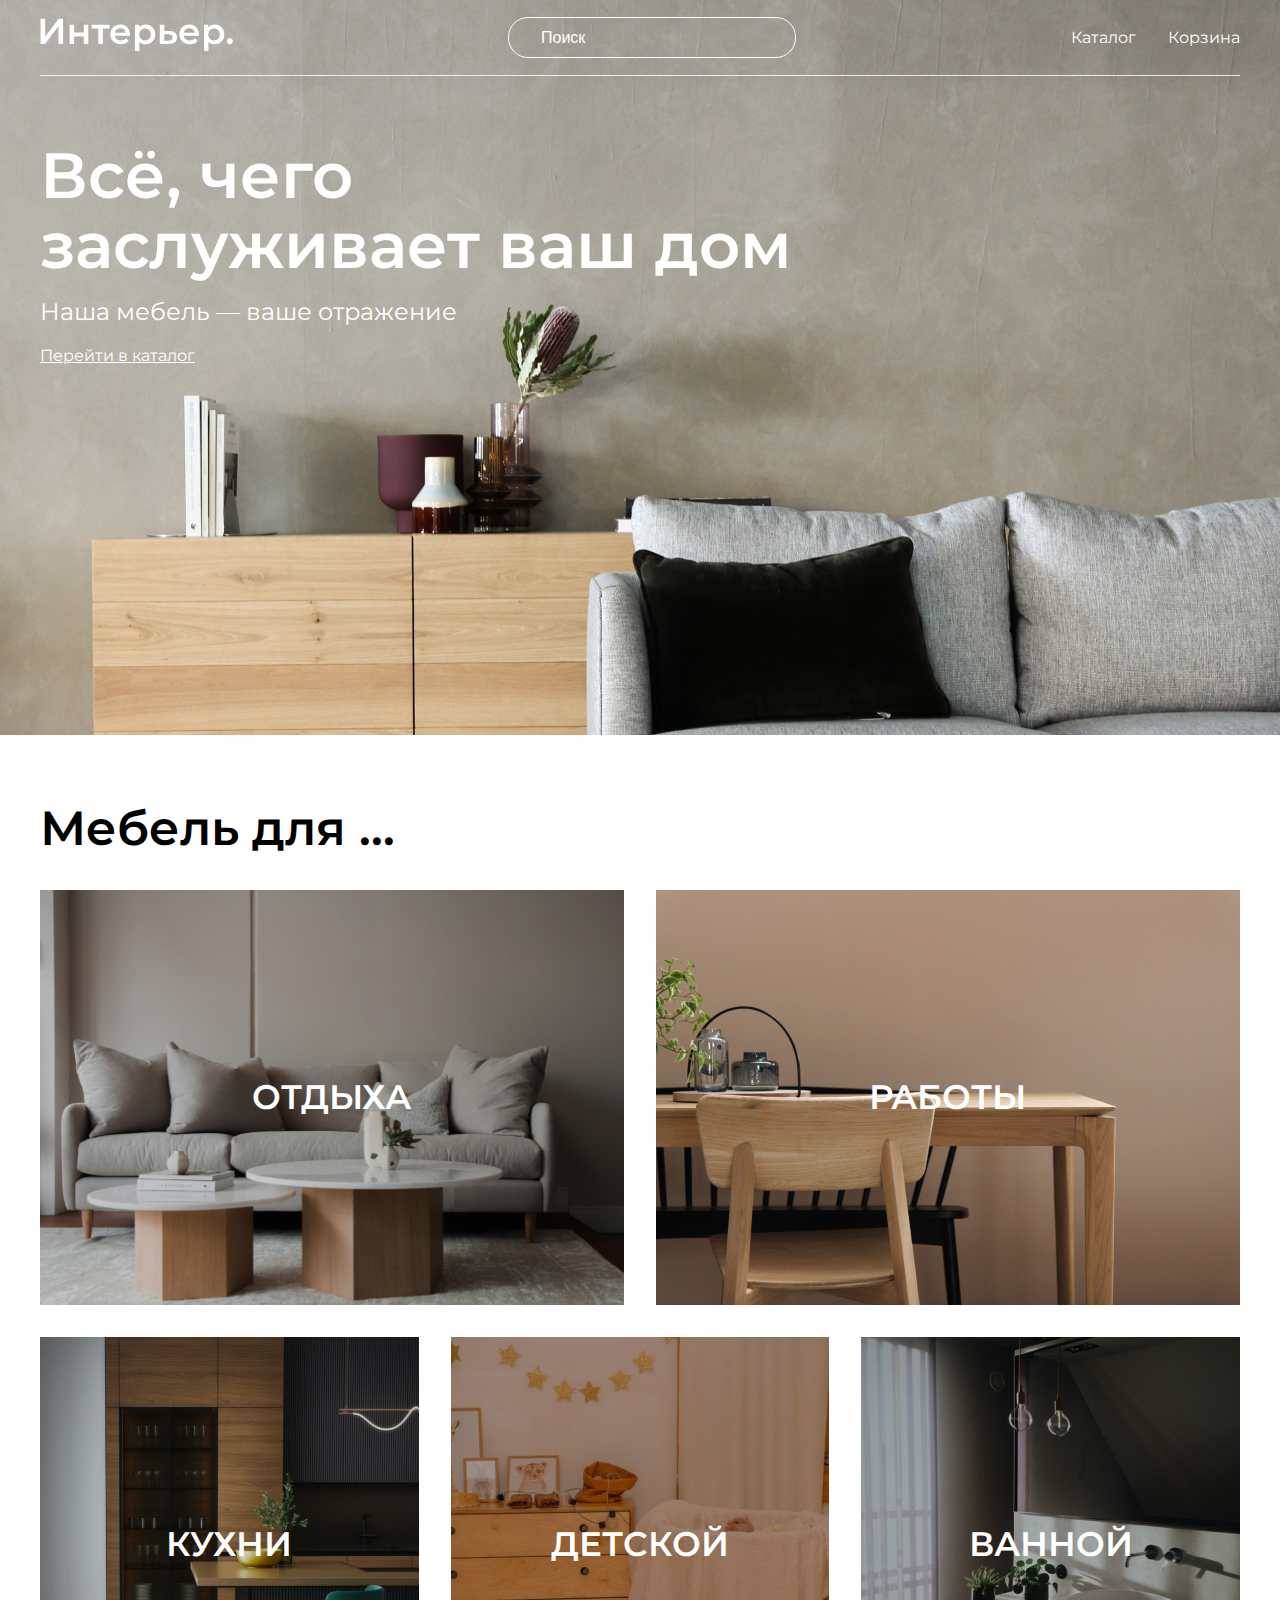
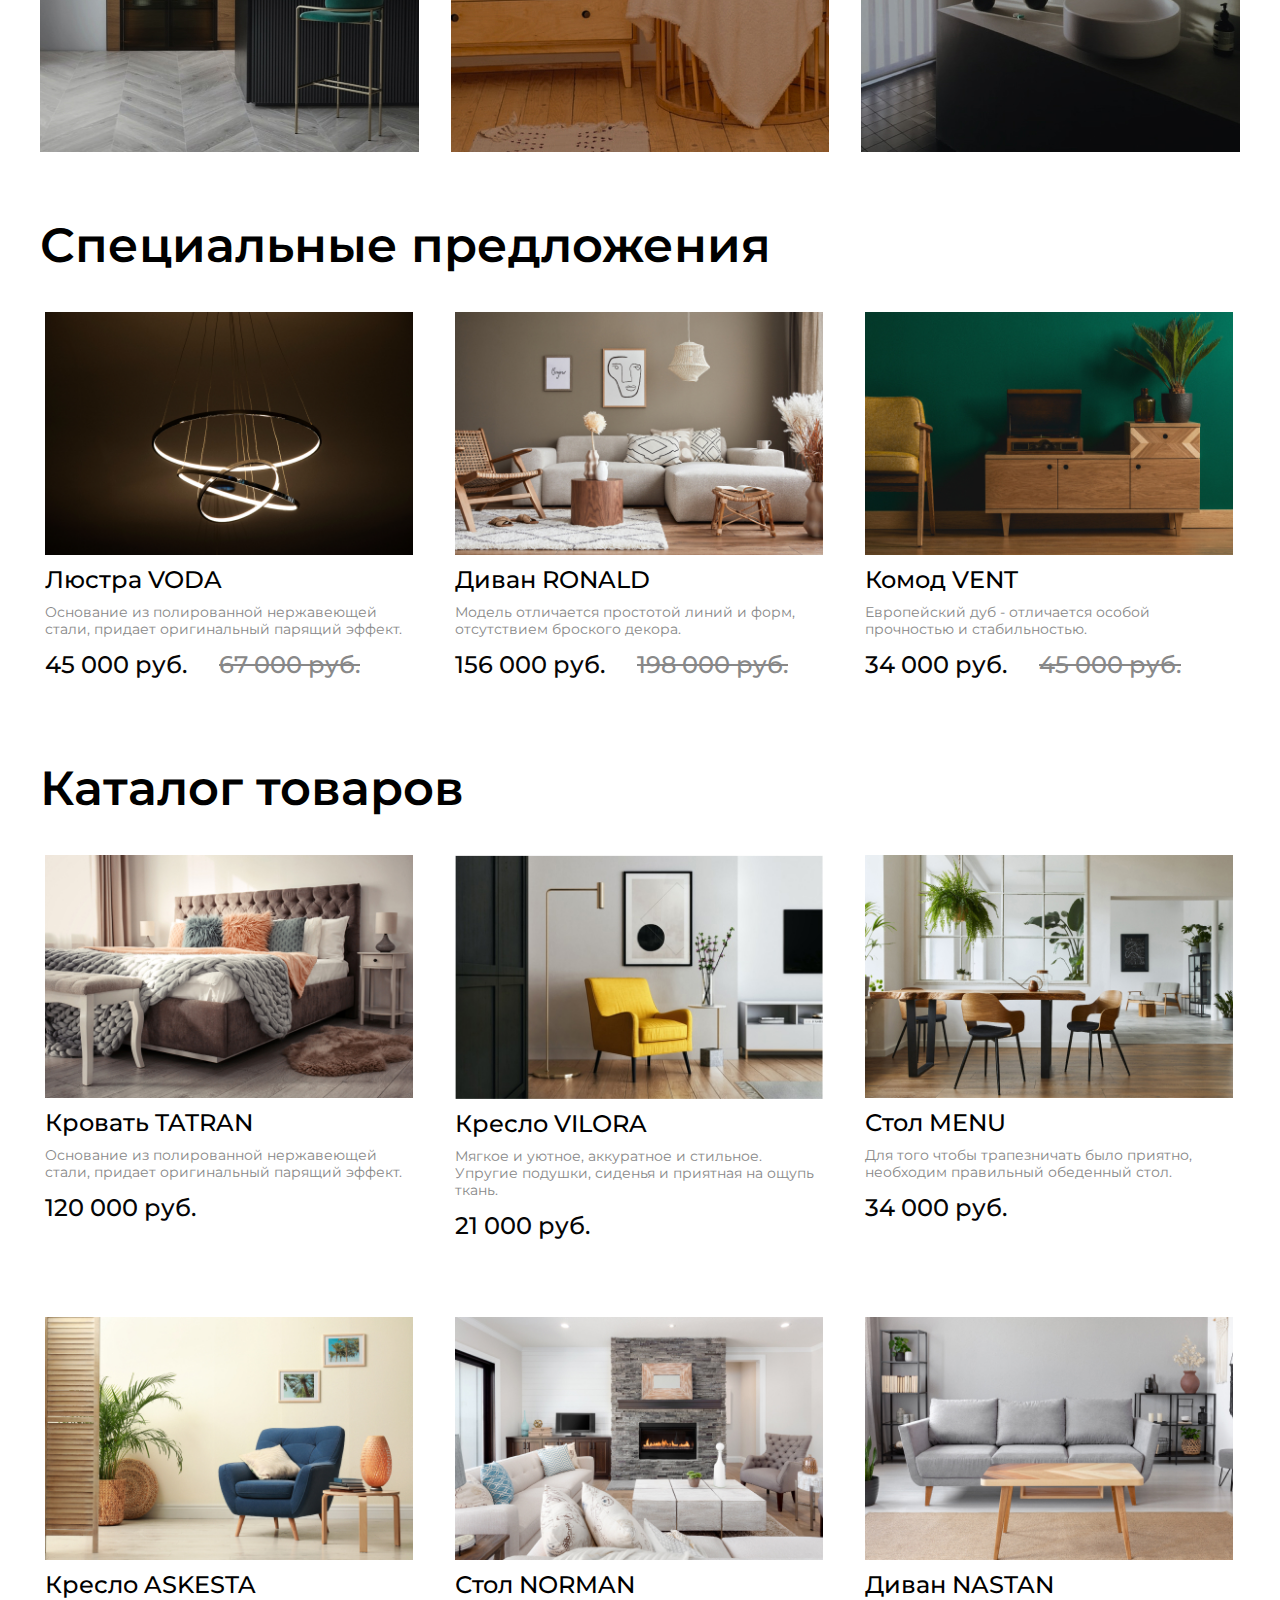
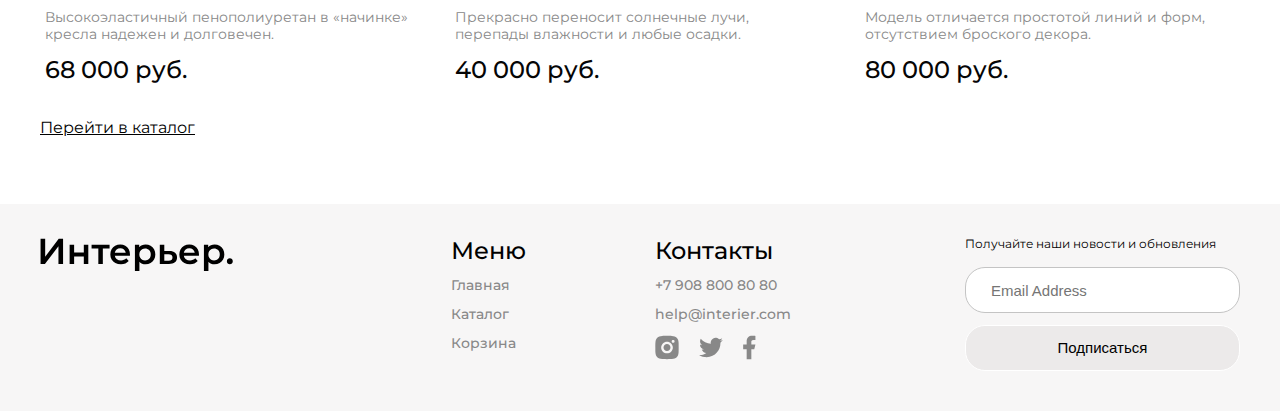
<file: index.html>
<!DOCTYPE html>
<html lang="ru">

<head>
    <meta charset="UTF-8">
    <meta http-equiv="X-UA-Compatible" content="IE=edge">
    <meta name="viewport" content="width=device-width, initial-scale=1.0">
    <title>Магазин мебели</title>
    <link rel="preconnect" href="https://fonts.googleapis.com">
    <link rel="preconnect" href="https://fonts.gstatic.com" crossorigin>
    <link href="https://fonts.googleapis.com/css2?family=Montserrat:wght@400;500;600&display=swap" rel="stylesheet">
    <link rel="stylesheet" href="./css/style.css">
</head>

<body>
    <!-- ЗАГОЛОВОК -->
    <div class="header center">
        <header class="header__title">
            <a class="header__logo" href="index.html">
                <svg class="header__svg" width="193" height="33" viewBox="0 0 193 33" fill="currentColor"
                    xmlns="http://www.w3.org/2000/svg">
                    <path
                        d="M0.564 0.799998H5.172V18.692L18.708 0.799998H23.064V26H18.456V8.144L4.92 26H0.564V0.799998ZM29.6256 6.776H34.1256V14.588H43.8096V6.776H48.3096V26H43.8096V18.404H34.1256V26H29.6256V6.776ZM69.5684 10.592H62.8364V26H58.3364V10.592H51.5684V6.776H69.5684V10.592ZM89.9888 16.496C89.9888 16.808 89.9648 17.252 89.9168 17.828H74.8328C75.0968 19.244 75.7808 20.372 76.8848 21.212C78.0128 22.028 79.4048 22.436 81.0608 22.436C83.1728 22.436 84.9128 21.74 86.2808 20.348L88.6928 23.12C87.8288 24.152 86.7368 24.932 85.4168 25.46C84.0968 25.988 82.6088 26.252 80.9528 26.252C78.8408 26.252 76.9808 25.832 75.3728 24.992C73.7648 24.152 72.5168 22.988 71.6288 21.5C70.7648 19.988 70.3328 18.284 70.3328 16.388C70.3328 14.516 70.7528 12.836 71.5928 11.348C72.4568 9.836 73.6448 8.66 75.1568 7.82C76.6688 6.98 78.3728 6.56 80.2688 6.56C82.1408 6.56 83.8088 6.98 85.2728 7.82C86.7608 8.636 87.9128 9.8 88.7288 11.312C89.5688 12.8 89.9888 14.528 89.9888 16.496ZM80.2688 10.16C78.8288 10.16 77.6048 10.592 76.5968 11.456C75.6128 12.296 75.0128 13.424 74.7968 14.84H85.7048C85.5128 13.448 84.9248 12.32 83.9408 11.456C82.9568 10.592 81.7328 10.16 80.2688 10.16ZM105.567 6.56C107.439 6.56 109.107 6.968 110.571 7.784C112.059 8.6 113.223 9.752 114.063 11.24C114.903 12.728 115.323 14.444 115.323 16.388C115.323 18.332 114.903 20.06 114.063 21.572C113.223 23.06 112.059 24.212 110.571 25.028C109.107 25.844 107.439 26.252 105.567 26.252C102.975 26.252 100.923 25.388 99.4107 23.66V32.984H94.9107V6.776H99.1947V9.296C99.9387 8.384 100.851 7.7 101.931 7.244C103.035 6.788 104.247 6.56 105.567 6.56ZM105.063 22.4C106.719 22.4 108.075 21.848 109.131 20.744C110.211 19.64 110.751 18.188 110.751 16.388C110.751 14.588 110.211 13.136 109.131 12.032C108.075 10.928 106.719 10.376 105.063 10.376C103.983 10.376 103.011 10.628 102.147 11.132C101.283 11.612 100.599 12.308 100.095 13.22C99.5907 14.132 99.3387 15.188 99.3387 16.388C99.3387 17.588 99.5907 18.644 100.095 19.556C100.599 20.468 101.283 21.176 102.147 21.68C103.011 22.16 103.983 22.4 105.063 22.4ZM129.449 13.112C131.897 13.112 133.769 13.664 135.065 14.768C136.385 15.872 137.045 17.432 137.045 19.448C137.045 21.56 136.325 23.192 134.885 24.344C133.445 25.496 131.417 26.06 128.801 26.036L119.801 26V6.776H124.301V13.076L129.449 13.112ZM128.405 22.724C129.725 22.748 130.733 22.472 131.429 21.896C132.125 21.32 132.473 20.48 132.473 19.376C132.473 18.296 132.137 17.504 131.465 17C130.793 16.496 129.773 16.232 128.405 16.208L124.301 16.172V22.688L128.405 22.724ZM159.001 16.496C159.001 16.808 158.977 17.252 158.929 17.828H143.845C144.109 19.244 144.793 20.372 145.897 21.212C147.025 22.028 148.417 22.436 150.073 22.436C152.185 22.436 153.925 21.74 155.293 20.348L157.705 23.12C156.841 24.152 155.749 24.932 154.429 25.46C153.109 25.988 151.621 26.252 149.965 26.252C147.853 26.252 145.993 25.832 144.385 24.992C142.777 24.152 141.529 22.988 140.641 21.5C139.777 19.988 139.345 18.284 139.345 16.388C139.345 14.516 139.765 12.836 140.605 11.348C141.469 9.836 142.657 8.66 144.169 7.82C145.681 6.98 147.385 6.56 149.281 6.56C151.153 6.56 152.821 6.98 154.285 7.82C155.773 8.636 156.925 9.8 157.741 11.312C158.581 12.8 159.001 14.528 159.001 16.496ZM149.281 10.16C147.841 10.16 146.617 10.592 145.609 11.456C144.625 12.296 144.025 13.424 143.809 14.84H154.717C154.525 13.448 153.937 12.32 152.953 11.456C151.969 10.592 150.745 10.16 149.281 10.16ZM174.578 6.56C176.45 6.56 178.118 6.968 179.582 7.784C181.07 8.6 182.234 9.752 183.074 11.24C183.914 12.728 184.334 14.444 184.334 16.388C184.334 18.332 183.914 20.06 183.074 21.572C182.234 23.06 181.07 24.212 179.582 25.028C178.118 25.844 176.45 26.252 174.578 26.252C171.986 26.252 169.934 25.388 168.422 23.66V32.984H163.922V6.776H168.206V9.296C168.95 8.384 169.862 7.7 170.942 7.244C172.046 6.788 173.258 6.56 174.578 6.56ZM174.074 22.4C175.73 22.4 177.086 21.848 178.142 20.744C179.222 19.64 179.762 18.188 179.762 16.388C179.762 14.588 179.222 13.136 178.142 12.032C177.086 10.928 175.73 10.376 174.074 10.376C172.994 10.376 172.022 10.628 171.158 11.132C170.294 11.612 169.61 12.308 169.106 13.22C168.602 14.132 168.35 15.188 168.35 16.388C168.35 17.588 168.602 18.644 169.106 19.556C169.61 20.468 170.294 21.176 171.158 21.68C172.022 22.16 172.994 22.4 174.074 22.4ZM189.83 26.252C189.014 26.252 188.318 25.976 187.742 25.424C187.166 24.848 186.878 24.128 186.878 23.264C186.878 22.376 187.154 21.656 187.706 21.104C188.282 20.552 188.99 20.276 189.83 20.276C190.67 20.276 191.366 20.552 191.918 21.104C192.494 21.656 192.782 22.376 192.782 23.264C192.782 24.128 192.494 24.848 191.918 25.424C191.342 25.976 190.646 26.252 189.83 26.252Z" />
                </svg>
            </a>
            <form action="#">
                <input class="header__input" placeholder="Поиск" type="text">
            </form>
            <nav class="header__nav">
                <a class="header__link" href="catalog.html">Каталог</a>
                <a class="header__link" href="cart.html">Корзина</a>
            </nav>
            <div class="header__nav_mobile">
                <a href="#">
                    <svg class="header__svg_mobile" width="17" height="17" viewBox="0 0 17 17" fill="none"
                        xmlns="http://www.w3.org/2000/svg">
                        <path
                            d="M10.4943 12.4955C10.6531 12.3666 10.8121 12.2375 10.9723 12.1115L14.8411 15.9804C14.8429 16.01 14.8571 16.0303 14.8651 16.0398C14.8738 16.0502 14.8828 16.0566 14.8877 16.0598C14.8931 16.0635 14.8981 16.066 14.9017 16.0678C14.9087 16.0712 14.9154 16.0736 14.9201 16.0751C14.9225 16.0759 14.9248 16.0766 14.9272 16.0773C14.9294 16.0785 14.9315 16.0797 14.9337 16.0808C14.9382 16.083 14.9446 16.086 14.952 16.0886C14.9558 16.0899 14.9611 16.0916 14.9675 16.0929C14.9732 16.0941 14.9841 16.0959 14.9976 16.0948C15.0096 16.0938 15.0326 16.0897 15.0542 16.0718C15.0748 16.0724 15.0982 16.0732 15.1239 16.0741C15.218 16.0774 15.3429 16.0817 15.4715 16.0846C15.5841 16.0871 15.6978 16.0883 15.7899 16.0864C15.8312 16.0856 15.8692 16.0841 15.9014 16.0816C15.9057 16.0841 15.91 16.0861 15.9141 16.0877C15.9179 16.0898 15.922 16.0917 15.9262 16.0933C15.9557 16.1046 15.9814 16.0991 15.9937 16.0951C16.0066 16.091 16.016 16.0852 16.0208 16.0819C16.0228 16.0805 16.0247 16.0792 16.0263 16.0779C16.0292 16.0757 16.0316 16.0737 16.0335 16.072C16.0393 16.0668 16.0441 16.0616 16.0474 16.0577C16.049 16.0559 16.0505 16.054 16.0521 16.052C16.054 16.0505 16.0559 16.0489 16.0578 16.0473C16.0616 16.044 16.0668 16.0393 16.072 16.0334C16.073 16.0324 16.074 16.0312 16.0751 16.0298C16.0772 16.0273 16.0795 16.0243 16.0819 16.0208C16.0852 16.0159 16.091 16.0066 16.0951 15.9937C16.0991 15.9813 16.1046 15.9557 16.0933 15.9262C16.0917 15.922 16.0898 15.9179 16.0877 15.9141C16.0861 15.91 16.0841 15.9057 16.0816 15.9014C16.0841 15.8692 16.0856 15.8311 16.0864 15.7899C16.0884 15.6978 16.0871 15.5841 16.0846 15.4715C16.0817 15.3429 16.0774 15.218 16.0741 15.1239C16.0733 15.0982 16.0724 15.0748 16.0718 15.0542C16.0897 15.0326 16.0938 15.0096 16.0948 14.9976C16.0959 14.9841 16.0941 14.9732 16.0929 14.9675C16.0916 14.9611 16.0899 14.9558 16.0886 14.952C16.0861 14.9446 16.0831 14.9383 16.0808 14.9338C16.0797 14.9316 16.0785 14.9294 16.0773 14.9272C16.0766 14.9248 16.0759 14.9225 16.0751 14.9201C16.0736 14.9154 16.0712 14.9087 16.0678 14.9017C16.0661 14.8981 16.0635 14.8931 16.0599 14.8877C16.0566 14.8828 16.0502 14.8738 16.0399 14.8651C16.0304 14.8571 16.0101 14.8429 15.9804 14.8411L12.1115 10.9722C12.2397 10.8085 12.3713 10.6462 12.5028 10.4841C12.8565 10.0479 13.2087 9.61354 13.4882 9.16138C13.8896 8.512 14.1519 7.81066 14.0735 6.97956C13.9199 5.35141 13.2727 4.00652 12.0444 2.92256C11.4308 2.38097 10.5761 1.86417 9.6728 1.48885C8.77027 1.11384 7.81023 0.876354 6.98592 0.901872C5.33964 0.952835 4.07535 1.77939 2.92694 2.92679C1.77737 4.07512 0.954112 5.33777 0.901957 6.98579C0.875839 7.81108 1.11325 8.77079 1.48837 9.67293C1.8638 10.5758 2.38089 11.43 2.9226 12.0444C4.00692 13.2741 5.35078 13.9207 6.97967 14.0735C7.81101 14.1515 8.5125 13.8899 9.16194 13.4889C9.61765 13.2076 10.055 12.8524 10.4943 12.4955ZM10.9103 4.06666C11.1191 4.27216 11.3014 4.61091 11.4641 4.98163C11.5448 5.1654 11.6193 5.35388 11.6893 5.53354C11.7011 5.56373 11.7127 5.59372 11.7242 5.62341C11.781 5.76953 11.8349 5.90843 11.8861 6.02992C11.9461 6.17241 11.9726 6.25881 11.9818 6.31816C11.9903 6.37232 11.9847 6.4046 11.9731 6.44184C11.97 6.45184 11.9653 6.46497 11.9598 6.48054C11.9464 6.51811 11.9279 6.56987 11.9143 6.62606C11.8932 6.71288 11.8776 6.82573 11.8783 6.98936C11.8791 7.19695 11.9054 7.42687 11.9315 7.65471C11.9454 7.77595 11.9593 7.8966 11.9691 8.01299C11.9985 8.35861 11.9955 8.68007 11.8858 8.9466C11.8402 9.05742 11.7929 9.17933 11.7431 9.30783C11.6591 9.52467 11.5677 9.76031 11.4646 9.99323C11.3009 10.3631 11.1173 10.702 10.9097 10.9097C10.7021 11.1174 10.3632 11.301 9.99326 11.4646C9.76094 11.5674 9.52604 11.6585 9.30976 11.7423C9.18056 11.7924 9.05801 11.8399 8.94662 11.8858C8.68023 11.9955 8.35872 11.9985 8.01304 11.9691C7.8966 11.9593 7.7759 11.9454 7.65463 11.9315C7.42679 11.9054 7.1969 11.8791 6.98942 11.8782C6.82584 11.8776 6.71301 11.8931 6.62618 11.9142C6.57002 11.9279 6.51825 11.9464 6.48066 11.9598C6.46507 11.9653 6.45192 11.97 6.44191 11.9732C6.40464 11.9848 6.37232 11.9903 6.31816 11.9819C6.25882 11.9726 6.17244 11.9461 6.03001 11.8861C5.90811 11.8347 5.76864 11.7805 5.62192 11.7236C5.59277 11.7122 5.56332 11.7008 5.53367 11.6892C5.354 11.6193 5.1655 11.5447 4.98171 11.4641C4.61092 11.3014 4.27215 11.1191 4.06676 10.9103C3.64802 10.4845 3.40218 9.82355 3.26323 9.10079C3.12477 8.3806 3.09507 7.61356 3.09761 6.98936C3.10015 6.36354 3.12829 5.84869 3.26225 5.38207C3.39531 4.9186 3.63424 4.4982 4.06618 4.06609C4.4981 3.63399 4.9186 3.39507 5.38217 3.26205C5.8489 3.12813 6.36384 3.10008 6.98942 3.09753C7.61337 3.09499 8.3805 3.12461 9.10079 3.26302C9.82366 3.40194 10.4847 3.64778 10.9103 4.06666Z"
                            fill="white" stroke="white" stroke-width="0.2" />
                    </svg>
                </a>
                <a href="catalog.html">
                    <svg class="header__svg_mobile" width="19" height="19" viewBox="0 0 19 19" fill="none"
                        xmlns="http://www.w3.org/2000/svg">
                        <rect width="5" height="5" fill="white" />
                        <rect y="7" width="5" height="5" fill="white" />
                        <rect y="14" width="5" height="5" fill="white" />
                        <rect x="7" y="7" width="5" height="5" fill="white" />
                        <rect x="7" y="14" width="5" height="5" fill="white" />
                        <rect x="7" width="5" height="5" fill="white" />
                        <rect x="14" y="7" width="5" height="5" fill="white" />
                        <rect x="14" y="14" width="5" height="5" fill="white" />
                        <rect x="14" width="5" height="5" fill="white" />
                    </svg>
                </a>
                <a href="cart.html">
                    <svg class="header__svg_mobile" width="19" height="17" viewBox="0 0 19 17" fill="none"
                        xmlns="http://www.w3.org/2000/svg">
                        <path
                            d="M11.9752 17C12.5315 17 12.5737 16.4014 12.9671 16.0049C13.3606 15.6083 13.9591 15.5706 13.9591 15.0097C13.9591 14.4489 13.3606 13.416 12.9671 13.0194C12.5737 12.6228 12.5315 13.0194 11.9752 13.0194C11.4188 13.0194 10.3846 12.6228 9.9912 13.0194C9.59777 13.416 9.9912 14.4489 9.9912 15.0097C9.9912 15.5706 9.59777 15.6083 9.9912 16.0049C10.3846 16.4014 11.4188 17 11.9752 17ZM4.03933 17C4.59571 17 5.62986 16.4014 6.02328 16.0049C6.4167 15.6083 6.02328 15.5706 6.02328 15.0097C6.02328 14.4489 6.4167 13.416 6.02328 13.0194C5.62986 12.6228 4.59571 13.0194 4.03933 13.0194C3.48294 13.0194 3.44077 12.6228 3.04735 13.0194C2.65393 13.416 2.05537 14.4489 2.05537 15.0097C2.05537 15.5706 2.65393 15.6083 3.04735 16.0049C3.44077 16.4014 3.48294 17 4.03933 17ZM17.927 2.07276C18.1889 2.06425 18.7368 2.26249 18.919 2.07276C19.1012 1.88303 18.919 1.3417 18.919 1.07761C18.919 0.81352 19.1012 0.27219 18.919 0.0824629C18.7368 -0.107264 18.1889 0.0909764 17.927 0.0824629H16.935C15.9889 0.0824629 15.1567 1.1423 14.9511 2.07276L12.9671 8.04366C12.7615 8.97412 12.9213 9.03881 11.9752 9.03881H4.03933L2.05537 3.06791H11.9752C12.2345 3.05598 12.7878 3.25716 12.9671 3.06791C13.1465 2.87866 12.9671 2.3345 12.9671 2.07276C12.9671 1.81102 13.1465 1.26686 12.9671 1.07761C12.7878 0.888361 12.2345 1.08954 11.9752 1.07761H2.05537C1.74873 1.07752 1.33899 0.942107 1.06339 1.07761C0.78779 1.21312 0.260115 1.82913 0.0714113 2.07276C-0.117292 2.3164 0.134971 2.76553 0.0714113 3.06791C0.00785127 3.3703 -0.00305501 3.76321 0.0714113 4.06306L2.05537 10.034C2.16441 10.474 1.70071 10.75 2.05537 11.0291C2.41003 11.3083 3.58936 11.0292 4.03933 11.0291H11.9752C12.8932 11.0292 13.243 10.613 13.9591 10.034C14.6752 9.45493 14.752 8.94703 14.9511 8.04366L16.935 2.07276H17.927Z"
                            fill="white" />
                    </svg>
                </a>
            </div>
        </header>
        <section class="header__box-text">
            <h1 class="header__text header__text_main">
                Всё, чего
                <br> заслуживает ваш дом
            </h1>
            <p class="header__text_bot">
                Наша мебель — ваше отражение
            </p>
            <a class="header__catalog-link" href="catalog.html">Перейти в каталог</a>
        </section>
    </div>

    <!-- МЕБЕЛЬ ДЛЯ -->
    <article class="for center">
        <h2 class="for__head-box"> Мебель для ...</h2>
        <div class="for__box">
            <div class="for__item for__item_big for__item_1">ОТДЫХА</div>
            <div class="for__item for__item_big for__item_2">РАБОТЫ</div>
            <div class="for__item for__item_3">КУХНИ</div>
            <div class="for__item for__item_4">ДЕТСКОЙ</div>
            <div class="for__item for__item_5">ВАННОЙ</div>
        </div>
    </article>

    <!-- СПЕЦИАЛЬНЫЕ ПРЕДЛОЖЕНИЯ -->
    <article class="product product_gap_s center">
        <h2 class="product__title">
            Специальные предложения
        </h2>
        <div class="product__box product__box_mobile_gap">
            <section class="product__content">
                <img src="./img/Main/chandelier_VODA.jpg" alt="chandelier VODA" class="product__img">
                <h3>
                    <a class="product__name" href="#">Люстра VODA</a>
                </h3>
                <p class="product__text">
                    Основание из полированной нержавеющей стали, придает оригинальный парящий эффект.
                </p>
                <div class="product__box-price">
                    <p class="product__price_sale">
                        45 000 руб.
                    </p>
                    <p class="product__price">
                        67 000 руб.
                    </p>
                </div>
            </section>
            <section class="product__content">
                <img src="./img/Main/sofa_RONALD.jpg" alt="sofa RONALD" class="product__img">
                <h3>
                    <a class="product__name" href="#">Диван RONALD</a>
                </h3>
                <p class="product__text">
                    Модель отличается простотой линий и форм, отсутствием броского декора.
                </p>
                <div class="product__box-price">
                    <p class="product__price_sale">
                        156 000 руб.
                    </p>
                    <p class="product__price">
                        198 000 руб.
                    </p>
                </div>
            </section>
            <section class="product__content">
                <img src="./img/Main/commode_VENT.jpg" alt="commode VENT" class="product__img">
                <h3>
                    <a class="product__name" href="#">Комод VENT</a>
                </h3>
                <p class="product__text">
                    Европейский дуб - отличается особой прочностью и стабильностью.
                </p>
                <div class="product__box-price">
                    <p class="product__price_sale">
                        34 000 руб.
                    </p>
                    <p class="product__price">
                        45 000 руб.
                    </p>
                </div>
            </section>
        </div>
    </article>

    <!-- КАТАЛОГ ТОВАРОВ  -->
    <article class="product product_gap_s center">
        <h2 class="product__title">
            Каталог товаров
        </h2>
        <div class="product__box product__box_mobile_gap">
            <section class="product__content">
                <img src="./img/Main/bed_TATRAN.jpg" alt="bed TATRAN" class="product__img">
                <h3>
                    <a class="product__name" href="#">Кровать TATRAN</a>
                </h3>
                <p class="product__text">
                    Основание из полированной нержавеющей стали, придает оригинальный парящий эффект.
                </p>
                <p class="product__price_sale">
                    120 000 руб.
                </p>
            </section>
            <section class="product__content">
                <img src="./img/Main/armchair_VILORA.jpg" alt="armchair VILORA" class="product__img">
                <h3>
                    <a class="product__name" href="#">Кресло VILORA</a>
                </h3>
                <p class="product__text">
                    Мягкое и уютное, аккуратное и стильное. Упругие подушки, сиденья и приятная на ощупь ткань.
                </p>
                <p class="product__price_sale">
                    21 000 руб.
                </p>
            </section>
            <section class="product__content">
                <img src="./img/Main/table_MENU.jpg" alt="table MENU" class="product__img">
                <h3>
                    <a class="product__name" href="#">Стол MENU</a>
                </h3>
                <p class="product__text">
                    Для того чтобы трапезничать было приятно, необходим правильный обеденный стол.
                </p>
                <p class="product__price_sale">
                    34 000 руб.
                </p>
            </section>
            <section class="product__content">
                <img src="./img/Main/armchair_ASKESTA.jpg" alt="armchair ASKESTA" class="product__img">
                <h3>
                    <a class="product__name" href="#">Кресло ASKESTA</a>
                </h3>
                <p class="product__text">
                    Высокоэластичный пенополиуретан в «начинке» кресла надежен и долговечен.
                </p>
                <p class="product__price_sale">
                    68 000 руб.
                </p>
            </section>
            <section class="product__content">
                <img src="./img/Main/table_NORMAN.jpg" alt="table NORMAN" class="product__img">
                <h3>
                    <a class="product__name" href="#">Стол NORMAN</a>
                </h3>
                <p class="product__text">
                    Прекрасно переносит солнечные лучи, перепады влажности и любые осадки.
                </p>
                <p class="product__price_sale">
                    40 000 руб.
                </p>
            </section>
            <section class="product__content">
                <img src="./img/Main/table_NASTAN.jpg" alt="table NASTAN" class="product__img">
                <h3>
                    <a class="product__name" href="#">Диван NASTAN</a>
                </h3>
                <p class="product__text">
                    Модель отличается простотой линий и форм, отсутствием броского декора.
                </p>
                <p class="product__price_sale">
                    80 000 руб.
                </p>
            </section>
        </div>
    </article>

    <!-- ССЫЛКА НА КАТАЛОГ -->
    <div class="box__link center">
        <a class="box__link_go" href="catalog.html">Перейти в каталог</a>
    </div>

    <!-- ПОДВАЛ -->
    <footer class="footer center">
        <div class="footer__logo">
            <a href="index.html" class="footer__logo"><svg width="193" height="33" viewBox="0 0 193 33"
                    fill="currentColor" xmlns="http://www.w3.org/2000/svg">
                    <path
                        d="M0.564 0.799998H5.172V18.692L18.708 0.799998H23.064V26H18.456V8.144L4.92 26H0.564V0.799998ZM29.6256 6.776H34.1256V14.588H43.8096V6.776H48.3096V26H43.8096V18.404H34.1256V26H29.6256V6.776ZM69.5684 10.592H62.8364V26H58.3364V10.592H51.5684V6.776H69.5684V10.592ZM89.9888 16.496C89.9888 16.808 89.9648 17.252 89.9168 17.828H74.8328C75.0968 19.244 75.7808 20.372 76.8848 21.212C78.0128 22.028 79.4048 22.436 81.0608 22.436C83.1728 22.436 84.9128 21.74 86.2808 20.348L88.6928 23.12C87.8288 24.152 86.7368 24.932 85.4168 25.46C84.0968 25.988 82.6088 26.252 80.9528 26.252C78.8408 26.252 76.9808 25.832 75.3728 24.992C73.7648 24.152 72.5168 22.988 71.6288 21.5C70.7648 19.988 70.3328 18.284 70.3328 16.388C70.3328 14.516 70.7528 12.836 71.5928 11.348C72.4568 9.836 73.6448 8.66 75.1568 7.82C76.6688 6.98 78.3728 6.56 80.2688 6.56C82.1408 6.56 83.8088 6.98 85.2728 7.82C86.7608 8.636 87.9128 9.8 88.7288 11.312C89.5688 12.8 89.9888 14.528 89.9888 16.496ZM80.2688 10.16C78.8288 10.16 77.6048 10.592 76.5968 11.456C75.6128 12.296 75.0128 13.424 74.7968 14.84H85.7048C85.5128 13.448 84.9248 12.32 83.9408 11.456C82.9568 10.592 81.7328 10.16 80.2688 10.16ZM105.567 6.56C107.439 6.56 109.107 6.968 110.571 7.784C112.059 8.6 113.223 9.752 114.063 11.24C114.903 12.728 115.323 14.444 115.323 16.388C115.323 18.332 114.903 20.06 114.063 21.572C113.223 23.06 112.059 24.212 110.571 25.028C109.107 25.844 107.439 26.252 105.567 26.252C102.975 26.252 100.923 25.388 99.4107 23.66V32.984H94.9107V6.776H99.1947V9.296C99.9387 8.384 100.851 7.7 101.931 7.244C103.035 6.788 104.247 6.56 105.567 6.56ZM105.063 22.4C106.719 22.4 108.075 21.848 109.131 20.744C110.211 19.64 110.751 18.188 110.751 16.388C110.751 14.588 110.211 13.136 109.131 12.032C108.075 10.928 106.719 10.376 105.063 10.376C103.983 10.376 103.011 10.628 102.147 11.132C101.283 11.612 100.599 12.308 100.095 13.22C99.5907 14.132 99.3387 15.188 99.3387 16.388C99.3387 17.588 99.5907 18.644 100.095 19.556C100.599 20.468 101.283 21.176 102.147 21.68C103.011 22.16 103.983 22.4 105.063 22.4ZM129.449 13.112C131.897 13.112 133.769 13.664 135.065 14.768C136.385 15.872 137.045 17.432 137.045 19.448C137.045 21.56 136.325 23.192 134.885 24.344C133.445 25.496 131.417 26.06 128.801 26.036L119.801 26V6.776H124.301V13.076L129.449 13.112ZM128.405 22.724C129.725 22.748 130.733 22.472 131.429 21.896C132.125 21.32 132.473 20.48 132.473 19.376C132.473 18.296 132.137 17.504 131.465 17C130.793 16.496 129.773 16.232 128.405 16.208L124.301 16.172V22.688L128.405 22.724ZM159.001 16.496C159.001 16.808 158.977 17.252 158.929 17.828H143.845C144.109 19.244 144.793 20.372 145.897 21.212C147.025 22.028 148.417 22.436 150.073 22.436C152.185 22.436 153.925 21.74 155.293 20.348L157.705 23.12C156.841 24.152 155.749 24.932 154.429 25.46C153.109 25.988 151.621 26.252 149.965 26.252C147.853 26.252 145.993 25.832 144.385 24.992C142.777 24.152 141.529 22.988 140.641 21.5C139.777 19.988 139.345 18.284 139.345 16.388C139.345 14.516 139.765 12.836 140.605 11.348C141.469 9.836 142.657 8.66 144.169 7.82C145.681 6.98 147.385 6.56 149.281 6.56C151.153 6.56 152.821 6.98 154.285 7.82C155.773 8.636 156.925 9.8 157.741 11.312C158.581 12.8 159.001 14.528 159.001 16.496ZM149.281 10.16C147.841 10.16 146.617 10.592 145.609 11.456C144.625 12.296 144.025 13.424 143.809 14.84H154.717C154.525 13.448 153.937 12.32 152.953 11.456C151.969 10.592 150.745 10.16 149.281 10.16ZM174.578 6.56C176.45 6.56 178.118 6.968 179.582 7.784C181.07 8.6 182.234 9.752 183.074 11.24C183.914 12.728 184.334 14.444 184.334 16.388C184.334 18.332 183.914 20.06 183.074 21.572C182.234 23.06 181.07 24.212 179.582 25.028C178.118 25.844 176.45 26.252 174.578 26.252C171.986 26.252 169.934 25.388 168.422 23.66V32.984H163.922V6.776H168.206V9.296C168.95 8.384 169.862 7.7 170.942 7.244C172.046 6.788 173.258 6.56 174.578 6.56ZM174.074 22.4C175.73 22.4 177.086 21.848 178.142 20.744C179.222 19.64 179.762 18.188 179.762 16.388C179.762 14.588 179.222 13.136 178.142 12.032C177.086 10.928 175.73 10.376 174.074 10.376C172.994 10.376 172.022 10.628 171.158 11.132C170.294 11.612 169.61 12.308 169.106 13.22C168.602 14.132 168.35 15.188 168.35 16.388C168.35 17.588 168.602 18.644 169.106 19.556C169.61 20.468 170.294 21.176 171.158 21.68C172.022 22.16 172.994 22.4 174.074 22.4ZM189.83 26.252C189.014 26.252 188.318 25.976 187.742 25.424C187.166 24.848 186.878 24.128 186.878 23.264C186.878 22.376 187.154 21.656 187.706 21.104C188.282 20.552 188.99 20.276 189.83 20.276C190.67 20.276 191.366 20.552 191.918 21.104C192.494 21.656 192.782 22.376 192.782 23.264C192.782 24.128 192.494 24.848 191.918 25.424C191.342 25.976 190.646 26.252 189.83 26.252Z" />
                </svg>
            </a>
        </div>
        <div class="footer__content">
            <div class="footer__info">
                <nav class="footer__item">
                    <h4 class="footer__text">
                        Меню
                    </h4>
                    <a class="footer__link" href="index.html">Главная</a>
                    <a class="footer__link" href="catalog.html">Каталог</a>
                    <a class="footer__link" href="cart.html">Корзина</a>
                </nav>
                <div class="footer__item">
                    <h4 class="footer__contacts">
                        Контакты
                    </h4>
                    <a class="footer__link" href="#">+7 908 800 80 80</a>
                    <a class="footer__link" href="#">help@interier.com</a>
                    <div class="footer__box-icons">
                        <a href="#">
                            <svg class="footer__icons" width="24" height="25" viewBox="0 0 24 25" fill="none"
                                xmlns="http://www.w3.org/2000/svg">
                                <path
                                    d="M11.9999 0.833984C15.1698 0.833984 15.5653 0.845651 16.8089 0.903984C18.0514 0.962318 18.8973 1.15715 19.6416 1.44648C20.4116 1.74282 21.0603 2.14415 21.7089 2.79165C22.3022 3.37486 22.7612 4.08034 23.0541 4.85898C23.3423 5.60215 23.5383 6.44915 23.5966 7.69165C23.6514 8.93532 23.6666 9.33082 23.6666 12.5007C23.6666 15.6705 23.6549 16.066 23.5966 17.3097C23.5383 18.5522 23.3423 19.398 23.0541 20.1423C22.762 20.9214 22.3029 21.627 21.7089 22.2097C21.1255 22.8027 20.4201 23.2617 19.6416 23.5548C18.8984 23.843 18.0514 24.039 16.8089 24.0973C15.5653 24.1522 15.1698 24.1673 11.9999 24.1673C8.83009 24.1673 8.43459 24.1557 7.19092 24.0973C5.94842 24.039 5.10259 23.843 4.35825 23.5548C3.5793 23.2625 2.8737 22.8034 2.29092 22.2097C1.69756 21.6265 1.23851 20.921 0.945752 20.1423C0.656419 19.3992 0.461585 18.5522 0.403252 17.3097C0.348419 16.066 0.333252 15.6705 0.333252 12.5007C0.333252 9.33082 0.344919 8.93532 0.403252 7.69165C0.461585 6.44798 0.656419 5.60332 0.945752 4.85898C1.23769 4.07986 1.69686 3.37419 2.29092 2.79165C2.87387 2.19809 3.57942 1.739 4.35825 1.44648C5.10259 1.15715 5.94725 0.962318 7.19092 0.903984C8.43459 0.849151 8.83009 0.833984 11.9999 0.833984ZM11.9999 6.66732C10.4528 6.66732 8.96909 7.2819 7.87513 8.37586C6.78117 9.46982 6.16659 10.9536 6.16659 12.5007C6.16659 14.0477 6.78117 15.5315 7.87513 16.6254C8.96909 17.7194 10.4528 18.334 11.9999 18.334C13.547 18.334 15.0307 17.7194 16.1247 16.6254C17.2187 15.5315 17.8333 14.0477 17.8333 12.5007C17.8333 10.9536 17.2187 9.46982 16.1247 8.37586C15.0307 7.2819 13.547 6.66732 11.9999 6.66732ZM19.5833 6.37565C19.5833 5.98888 19.4296 5.61794 19.1561 5.34445C18.8826 5.07096 18.5117 4.91732 18.1249 4.91732C17.7381 4.91732 17.3672 5.07096 17.0937 5.34445C16.8202 5.61794 16.6666 5.98888 16.6666 6.37565C16.6666 6.76243 16.8202 7.13336 17.0937 7.40685C17.3672 7.68034 17.7381 7.83398 18.1249 7.83398C18.5117 7.83398 18.8826 7.68034 19.1561 7.40685C19.4296 7.13336 19.5833 6.76243 19.5833 6.37565ZM11.9999 9.00065C12.9282 9.00065 13.8184 9.3694 14.4748 10.0258C15.1312 10.6822 15.4999 11.5724 15.4999 12.5007C15.4999 13.4289 15.1312 14.3191 14.4748 14.9755C13.8184 15.6319 12.9282 16.0007 11.9999 16.0007C11.0717 16.0007 10.1814 15.6319 9.52505 14.9755C8.86867 14.3191 8.49992 13.4289 8.49992 12.5007C8.49992 11.5724 8.86867 10.6822 9.52505 10.0258C10.1814 9.3694 11.0717 9.00065 11.9999 9.00065Z"
                                    fill="#888888" />
                            </svg>
                        </a>
                        <a href="#">
                            <svg class="footer__icons" width="24" height="21" viewBox="0 0 24 21" fill="none"
                                xmlns="http://www.w3.org/2000/svg">
                                <path
                                    d="M23.8556 3.09919C22.9649 3.49317 22.0204 3.75191 21.0533 3.86686C22.0726 3.2572 22.8356 2.29771 23.1999 1.16719C22.2433 1.73652 21.1944 2.13552 20.1013 2.35136C19.367 1.5657 18.3937 1.04465 17.3327 0.869207C16.2717 0.693765 15.1825 0.873764 14.2344 1.38122C13.2863 1.88868 12.5324 2.69516 12.0899 3.67528C11.6474 4.65541 11.5411 5.75427 11.7876 6.80103C9.84756 6.70379 7.94966 6.19964 6.21711 5.3213C4.48455 4.44296 2.95609 3.21008 1.73094 1.70269C1.29728 2.44755 1.06939 3.29429 1.07061 4.15619C1.07061 5.84786 1.93161 7.34236 3.24061 8.21736C2.46595 8.19297 1.70834 7.98377 1.03094 7.60719V7.66786C1.03117 8.79451 1.42104 9.88641 2.13443 10.7584C2.84782 11.6304 3.84083 12.2289 4.94511 12.4524C4.22599 12.6472 3.47196 12.676 2.74011 12.5364C3.05145 13.5061 3.65828 14.3543 4.47563 14.962C5.29298 15.5697 6.27992 15.9066 7.29827 15.9255C6.28617 16.7204 5.12731 17.308 3.88797 17.6547C2.64862 18.0014 1.35309 18.1005 0.0754395 17.9462C2.30575 19.3805 4.90205 20.142 7.55377 20.1395C16.5289 20.1395 21.4371 12.7044 21.4371 6.25619C21.4371 6.04619 21.4313 5.83386 21.4219 5.62619C22.3773 4.93572 23.2018 4.08038 23.8568 3.10036L23.8556 3.09919Z"
                                    fill="#888888" />
                            </svg>
                        </a>
                        <a href="#" class="footer__icons">
                            <svg class="footer__icons" width="13" height="25" viewBox="0 0 13 25" fill="none"
                                xmlns="http://www.w3.org/2000/svg">
                                <path
                                    d="M8.33342 14.2218H11.2501L12.4167 9.55518H8.33342V7.22184C8.33342 6.02018 8.33342 4.88851 10.6667 4.88851H12.4167V0.968509C12.0364 0.918343 10.6002 0.805176 9.08358 0.805176C5.91608 0.805176 3.66675 2.73834 3.66675 6.28851V9.55518H0.166748V14.2218H3.66675V24.1385H8.33342V14.2218Z"
                                    fill="#888888" />
                            </svg>
                        </a>
                    </div>
                </div>
            </div>
            <div class="footer__form">
                <form action="#">
                    <div class="footer__form_box">
                        <p class="footer__form_news">
                            Получайте наши новости и обновления
                        </p>
                    </div>
                    <div class="footer__form_email_box">
                        <input placeholder="Email Address" class="footer__form_email" type="email">
                    </div>
                    <div class="footer__form_button_box">
                        <button class="footer__form_button" type="submit">
                            Подписаться
                        </button>
                    </div>
                </form>
            </div>
        </div>
    </footer>
</body>

</html>
</file>
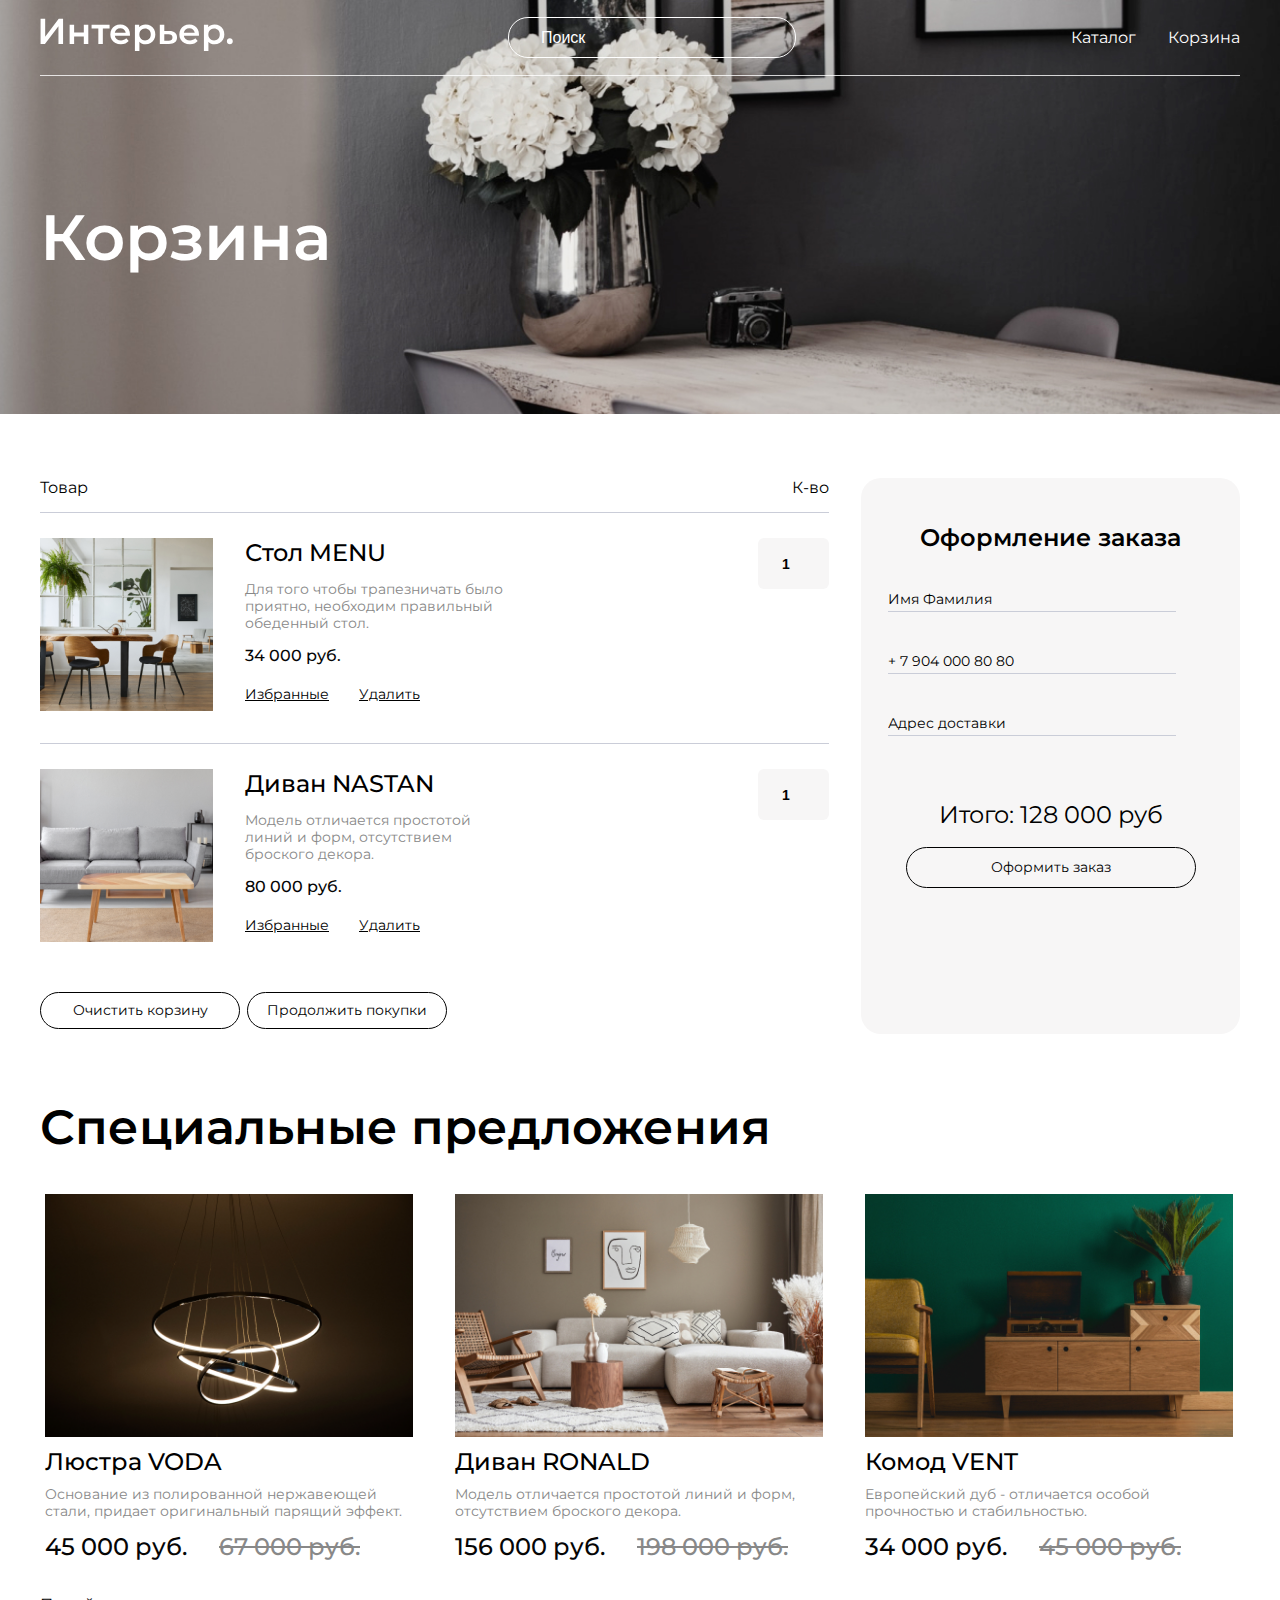
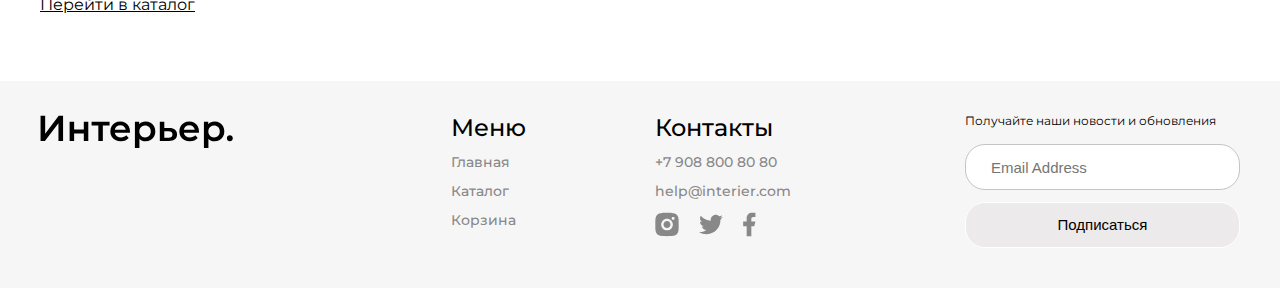
<file: cart.html>
<!DOCTYPE html>
<html lang="ru">

<head>
    <meta charset="UTF-8">
    <meta http-equiv="X-UA-Compatible" content="IE=edge">
    <meta name="viewport" content="width=device-width, initial-scale=1.0">
    <title>Корзина</title>
    <link rel="preconnect" href="https://fonts.googleapis.com">
    <link rel="preconnect" href="https://fonts.gstatic.com" crossorigin>
    <link href="https://fonts.googleapis.com/css2?family=Montserrat:wght@400;500;600&display=swap" rel="stylesheet">
    <link rel="stylesheet" href="./css/style.css">
</head>

<body>
    <!-- ЗАГОЛОВОК -->
    <div class="header-cart center">
        <header class="header__title">
            <a href="index.html" alt="Логотип" class="header__logo">
                <svg class="header__svg" width="193" height="33" viewBox="0 0 193 33" fill="currentColor"
                    xmlns="http://www.w3.org/2000/svg">
                    <path
                        d="M0.564 0.799998H5.172V18.692L18.708 0.799998H23.064V26H18.456V8.144L4.92 26H0.564V0.799998ZM29.6256 6.776H34.1256V14.588H43.8096V6.776H48.3096V26H43.8096V18.404H34.1256V26H29.6256V6.776ZM69.5684 10.592H62.8364V26H58.3364V10.592H51.5684V6.776H69.5684V10.592ZM89.9888 16.496C89.9888 16.808 89.9648 17.252 89.9168 17.828H74.8328C75.0968 19.244 75.7808 20.372 76.8848 21.212C78.0128 22.028 79.4048 22.436 81.0608 22.436C83.1728 22.436 84.9128 21.74 86.2808 20.348L88.6928 23.12C87.8288 24.152 86.7368 24.932 85.4168 25.46C84.0968 25.988 82.6088 26.252 80.9528 26.252C78.8408 26.252 76.9808 25.832 75.3728 24.992C73.7648 24.152 72.5168 22.988 71.6288 21.5C70.7648 19.988 70.3328 18.284 70.3328 16.388C70.3328 14.516 70.7528 12.836 71.5928 11.348C72.4568 9.836 73.6448 8.66 75.1568 7.82C76.6688 6.98 78.3728 6.56 80.2688 6.56C82.1408 6.56 83.8088 6.98 85.2728 7.82C86.7608 8.636 87.9128 9.8 88.7288 11.312C89.5688 12.8 89.9888 14.528 89.9888 16.496ZM80.2688 10.16C78.8288 10.16 77.6048 10.592 76.5968 11.456C75.6128 12.296 75.0128 13.424 74.7968 14.84H85.7048C85.5128 13.448 84.9248 12.32 83.9408 11.456C82.9568 10.592 81.7328 10.16 80.2688 10.16ZM105.567 6.56C107.439 6.56 109.107 6.968 110.571 7.784C112.059 8.6 113.223 9.752 114.063 11.24C114.903 12.728 115.323 14.444 115.323 16.388C115.323 18.332 114.903 20.06 114.063 21.572C113.223 23.06 112.059 24.212 110.571 25.028C109.107 25.844 107.439 26.252 105.567 26.252C102.975 26.252 100.923 25.388 99.4107 23.66V32.984H94.9107V6.776H99.1947V9.296C99.9387 8.384 100.851 7.7 101.931 7.244C103.035 6.788 104.247 6.56 105.567 6.56ZM105.063 22.4C106.719 22.4 108.075 21.848 109.131 20.744C110.211 19.64 110.751 18.188 110.751 16.388C110.751 14.588 110.211 13.136 109.131 12.032C108.075 10.928 106.719 10.376 105.063 10.376C103.983 10.376 103.011 10.628 102.147 11.132C101.283 11.612 100.599 12.308 100.095 13.22C99.5907 14.132 99.3387 15.188 99.3387 16.388C99.3387 17.588 99.5907 18.644 100.095 19.556C100.599 20.468 101.283 21.176 102.147 21.68C103.011 22.16 103.983 22.4 105.063 22.4ZM129.449 13.112C131.897 13.112 133.769 13.664 135.065 14.768C136.385 15.872 137.045 17.432 137.045 19.448C137.045 21.56 136.325 23.192 134.885 24.344C133.445 25.496 131.417 26.06 128.801 26.036L119.801 26V6.776H124.301V13.076L129.449 13.112ZM128.405 22.724C129.725 22.748 130.733 22.472 131.429 21.896C132.125 21.32 132.473 20.48 132.473 19.376C132.473 18.296 132.137 17.504 131.465 17C130.793 16.496 129.773 16.232 128.405 16.208L124.301 16.172V22.688L128.405 22.724ZM159.001 16.496C159.001 16.808 158.977 17.252 158.929 17.828H143.845C144.109 19.244 144.793 20.372 145.897 21.212C147.025 22.028 148.417 22.436 150.073 22.436C152.185 22.436 153.925 21.74 155.293 20.348L157.705 23.12C156.841 24.152 155.749 24.932 154.429 25.46C153.109 25.988 151.621 26.252 149.965 26.252C147.853 26.252 145.993 25.832 144.385 24.992C142.777 24.152 141.529 22.988 140.641 21.5C139.777 19.988 139.345 18.284 139.345 16.388C139.345 14.516 139.765 12.836 140.605 11.348C141.469 9.836 142.657 8.66 144.169 7.82C145.681 6.98 147.385 6.56 149.281 6.56C151.153 6.56 152.821 6.98 154.285 7.82C155.773 8.636 156.925 9.8 157.741 11.312C158.581 12.8 159.001 14.528 159.001 16.496ZM149.281 10.16C147.841 10.16 146.617 10.592 145.609 11.456C144.625 12.296 144.025 13.424 143.809 14.84H154.717C154.525 13.448 153.937 12.32 152.953 11.456C151.969 10.592 150.745 10.16 149.281 10.16ZM174.578 6.56C176.45 6.56 178.118 6.968 179.582 7.784C181.07 8.6 182.234 9.752 183.074 11.24C183.914 12.728 184.334 14.444 184.334 16.388C184.334 18.332 183.914 20.06 183.074 21.572C182.234 23.06 181.07 24.212 179.582 25.028C178.118 25.844 176.45 26.252 174.578 26.252C171.986 26.252 169.934 25.388 168.422 23.66V32.984H163.922V6.776H168.206V9.296C168.95 8.384 169.862 7.7 170.942 7.244C172.046 6.788 173.258 6.56 174.578 6.56ZM174.074 22.4C175.73 22.4 177.086 21.848 178.142 20.744C179.222 19.64 179.762 18.188 179.762 16.388C179.762 14.588 179.222 13.136 178.142 12.032C177.086 10.928 175.73 10.376 174.074 10.376C172.994 10.376 172.022 10.628 171.158 11.132C170.294 11.612 169.61 12.308 169.106 13.22C168.602 14.132 168.35 15.188 168.35 16.388C168.35 17.588 168.602 18.644 169.106 19.556C169.61 20.468 170.294 21.176 171.158 21.68C172.022 22.16 172.994 22.4 174.074 22.4ZM189.83 26.252C189.014 26.252 188.318 25.976 187.742 25.424C187.166 24.848 186.878 24.128 186.878 23.264C186.878 22.376 187.154 21.656 187.706 21.104C188.282 20.552 188.99 20.276 189.83 20.276C190.67 20.276 191.366 20.552 191.918 21.104C192.494 21.656 192.782 22.376 192.782 23.264C192.782 24.128 192.494 24.848 191.918 25.424C191.342 25.976 190.646 26.252 189.83 26.252Z" />
                </svg>
            </a>
            <form action="#">
                <input class="header__input" placeholder="Поиск" type="text">
            </form>
            <nav class="header__nav">
                <a class="header__link" href="catalog.html">Каталог</a>
                <a class="header__link" href="cart.html">Корзина</a>
            </nav>
            <div class="header__nav_mobile">
                <a href="#">
                    <svg class="header__svg_mobile" width="17" height="17" viewBox="0 0 17 17" fill="none"
                        xmlns="http://www.w3.org/2000/svg">
                        <path
                            d="M10.4943 12.4955C10.6531 12.3666 10.8121 12.2375 10.9723 12.1115L14.8411 15.9804C14.8429 16.01 14.8571 16.0303 14.8651 16.0398C14.8738 16.0502 14.8828 16.0566 14.8877 16.0598C14.8931 16.0635 14.8981 16.066 14.9017 16.0678C14.9087 16.0712 14.9154 16.0736 14.9201 16.0751C14.9225 16.0759 14.9248 16.0766 14.9272 16.0773C14.9294 16.0785 14.9315 16.0797 14.9337 16.0808C14.9382 16.083 14.9446 16.086 14.952 16.0886C14.9558 16.0899 14.9611 16.0916 14.9675 16.0929C14.9732 16.0941 14.9841 16.0959 14.9976 16.0948C15.0096 16.0938 15.0326 16.0897 15.0542 16.0718C15.0748 16.0724 15.0982 16.0732 15.1239 16.0741C15.218 16.0774 15.3429 16.0817 15.4715 16.0846C15.5841 16.0871 15.6978 16.0883 15.7899 16.0864C15.8312 16.0856 15.8692 16.0841 15.9014 16.0816C15.9057 16.0841 15.91 16.0861 15.9141 16.0877C15.9179 16.0898 15.922 16.0917 15.9262 16.0933C15.9557 16.1046 15.9814 16.0991 15.9937 16.0951C16.0066 16.091 16.016 16.0852 16.0208 16.0819C16.0228 16.0805 16.0247 16.0792 16.0263 16.0779C16.0292 16.0757 16.0316 16.0737 16.0335 16.072C16.0393 16.0668 16.0441 16.0616 16.0474 16.0577C16.049 16.0559 16.0505 16.054 16.0521 16.052C16.054 16.0505 16.0559 16.0489 16.0578 16.0473C16.0616 16.044 16.0668 16.0393 16.072 16.0334C16.073 16.0324 16.074 16.0312 16.0751 16.0298C16.0772 16.0273 16.0795 16.0243 16.0819 16.0208C16.0852 16.0159 16.091 16.0066 16.0951 15.9937C16.0991 15.9813 16.1046 15.9557 16.0933 15.9262C16.0917 15.922 16.0898 15.9179 16.0877 15.9141C16.0861 15.91 16.0841 15.9057 16.0816 15.9014C16.0841 15.8692 16.0856 15.8311 16.0864 15.7899C16.0884 15.6978 16.0871 15.5841 16.0846 15.4715C16.0817 15.3429 16.0774 15.218 16.0741 15.1239C16.0733 15.0982 16.0724 15.0748 16.0718 15.0542C16.0897 15.0326 16.0938 15.0096 16.0948 14.9976C16.0959 14.9841 16.0941 14.9732 16.0929 14.9675C16.0916 14.9611 16.0899 14.9558 16.0886 14.952C16.0861 14.9446 16.0831 14.9383 16.0808 14.9338C16.0797 14.9316 16.0785 14.9294 16.0773 14.9272C16.0766 14.9248 16.0759 14.9225 16.0751 14.9201C16.0736 14.9154 16.0712 14.9087 16.0678 14.9017C16.0661 14.8981 16.0635 14.8931 16.0599 14.8877C16.0566 14.8828 16.0502 14.8738 16.0399 14.8651C16.0304 14.8571 16.0101 14.8429 15.9804 14.8411L12.1115 10.9722C12.2397 10.8085 12.3713 10.6462 12.5028 10.4841C12.8565 10.0479 13.2087 9.61354 13.4882 9.16138C13.8896 8.512 14.1519 7.81066 14.0735 6.97956C13.9199 5.35141 13.2727 4.00652 12.0444 2.92256C11.4308 2.38097 10.5761 1.86417 9.6728 1.48885C8.77027 1.11384 7.81023 0.876354 6.98592 0.901872C5.33964 0.952835 4.07535 1.77939 2.92694 2.92679C1.77737 4.07512 0.954112 5.33777 0.901957 6.98579C0.875839 7.81108 1.11325 8.77079 1.48837 9.67293C1.8638 10.5758 2.38089 11.43 2.9226 12.0444C4.00692 13.2741 5.35078 13.9207 6.97967 14.0735C7.81101 14.1515 8.5125 13.8899 9.16194 13.4889C9.61765 13.2076 10.055 12.8524 10.4943 12.4955ZM10.9103 4.06666C11.1191 4.27216 11.3014 4.61091 11.4641 4.98163C11.5448 5.1654 11.6193 5.35388 11.6893 5.53354C11.7011 5.56373 11.7127 5.59372 11.7242 5.62341C11.781 5.76953 11.8349 5.90843 11.8861 6.02992C11.9461 6.17241 11.9726 6.25881 11.9818 6.31816C11.9903 6.37232 11.9847 6.4046 11.9731 6.44184C11.97 6.45184 11.9653 6.46497 11.9598 6.48054C11.9464 6.51811 11.9279 6.56987 11.9143 6.62606C11.8932 6.71288 11.8776 6.82573 11.8783 6.98936C11.8791 7.19695 11.9054 7.42687 11.9315 7.65471C11.9454 7.77595 11.9593 7.8966 11.9691 8.01299C11.9985 8.35861 11.9955 8.68007 11.8858 8.9466C11.8402 9.05742 11.7929 9.17933 11.7431 9.30783C11.6591 9.52467 11.5677 9.76031 11.4646 9.99323C11.3009 10.3631 11.1173 10.702 10.9097 10.9097C10.7021 11.1174 10.3632 11.301 9.99326 11.4646C9.76094 11.5674 9.52604 11.6585 9.30976 11.7423C9.18056 11.7924 9.05801 11.8399 8.94662 11.8858C8.68023 11.9955 8.35872 11.9985 8.01304 11.9691C7.8966 11.9593 7.7759 11.9454 7.65463 11.9315C7.42679 11.9054 7.1969 11.8791 6.98942 11.8782C6.82584 11.8776 6.71301 11.8931 6.62618 11.9142C6.57002 11.9279 6.51825 11.9464 6.48066 11.9598C6.46507 11.9653 6.45192 11.97 6.44191 11.9732C6.40464 11.9848 6.37232 11.9903 6.31816 11.9819C6.25882 11.9726 6.17244 11.9461 6.03001 11.8861C5.90811 11.8347 5.76864 11.7805 5.62192 11.7236C5.59277 11.7122 5.56332 11.7008 5.53367 11.6892C5.354 11.6193 5.1655 11.5447 4.98171 11.4641C4.61092 11.3014 4.27215 11.1191 4.06676 10.9103C3.64802 10.4845 3.40218 9.82355 3.26323 9.10079C3.12477 8.3806 3.09507 7.61356 3.09761 6.98936C3.10015 6.36354 3.12829 5.84869 3.26225 5.38207C3.39531 4.9186 3.63424 4.4982 4.06618 4.06609C4.4981 3.63399 4.9186 3.39507 5.38217 3.26205C5.8489 3.12813 6.36384 3.10008 6.98942 3.09753C7.61337 3.09499 8.3805 3.12461 9.10079 3.26302C9.82366 3.40194 10.4847 3.64778 10.9103 4.06666Z"
                            fill="white" stroke="white" stroke-width="0.2" />
                    </svg>
                </a>
                <a href="catalog.html">
                    <svg class="header__svg_mobile" width="19" height="19" viewBox="0 0 19 19" fill="none"
                        xmlns="http://www.w3.org/2000/svg">
                        <rect width="5" height="5" fill="white" />
                        <rect y="7" width="5" height="5" fill="white" />
                        <rect y="14" width="5" height="5" fill="white" />
                        <rect x="7" y="7" width="5" height="5" fill="white" />
                        <rect x="7" y="14" width="5" height="5" fill="white" />
                        <rect x="7" width="5" height="5" fill="white" />
                        <rect x="14" y="7" width="5" height="5" fill="white" />
                        <rect x="14" y="14" width="5" height="5" fill="white" />
                        <rect x="14" width="5" height="5" fill="white" />
                    </svg>
                </a>
                <a href="cart.html">
                    <svg class="header__svg_mobile" width="19" height="17" viewBox="0 0 19 17" fill="none"
                        xmlns="http://www.w3.org/2000/svg">
                        <path
                            d="M11.9752 17C12.5315 17 12.5737 16.4014 12.9671 16.0049C13.3606 15.6083 13.9591 15.5706 13.9591 15.0097C13.9591 14.4489 13.3606 13.416 12.9671 13.0194C12.5737 12.6228 12.5315 13.0194 11.9752 13.0194C11.4188 13.0194 10.3846 12.6228 9.9912 13.0194C9.59777 13.416 9.9912 14.4489 9.9912 15.0097C9.9912 15.5706 9.59777 15.6083 9.9912 16.0049C10.3846 16.4014 11.4188 17 11.9752 17ZM4.03933 17C4.59571 17 5.62986 16.4014 6.02328 16.0049C6.4167 15.6083 6.02328 15.5706 6.02328 15.0097C6.02328 14.4489 6.4167 13.416 6.02328 13.0194C5.62986 12.6228 4.59571 13.0194 4.03933 13.0194C3.48294 13.0194 3.44077 12.6228 3.04735 13.0194C2.65393 13.416 2.05537 14.4489 2.05537 15.0097C2.05537 15.5706 2.65393 15.6083 3.04735 16.0049C3.44077 16.4014 3.48294 17 4.03933 17ZM17.927 2.07276C18.1889 2.06425 18.7368 2.26249 18.919 2.07276C19.1012 1.88303 18.919 1.3417 18.919 1.07761C18.919 0.81352 19.1012 0.27219 18.919 0.0824629C18.7368 -0.107264 18.1889 0.0909764 17.927 0.0824629H16.935C15.9889 0.0824629 15.1567 1.1423 14.9511 2.07276L12.9671 8.04366C12.7615 8.97412 12.9213 9.03881 11.9752 9.03881H4.03933L2.05537 3.06791H11.9752C12.2345 3.05598 12.7878 3.25716 12.9671 3.06791C13.1465 2.87866 12.9671 2.3345 12.9671 2.07276C12.9671 1.81102 13.1465 1.26686 12.9671 1.07761C12.7878 0.888361 12.2345 1.08954 11.9752 1.07761H2.05537C1.74873 1.07752 1.33899 0.942107 1.06339 1.07761C0.78779 1.21312 0.260115 1.82913 0.0714113 2.07276C-0.117292 2.3164 0.134971 2.76553 0.0714113 3.06791C0.00785127 3.3703 -0.00305501 3.76321 0.0714113 4.06306L2.05537 10.034C2.16441 10.474 1.70071 10.75 2.05537 11.0291C2.41003 11.3083 3.58936 11.0292 4.03933 11.0291H11.9752C12.8932 11.0292 13.243 10.613 13.9591 10.034C14.6752 9.45493 14.752 8.94703 14.9511 8.04366L16.935 2.07276H17.927Z"
                            fill="white" />
                    </svg>
                </a>
            </div>
        </header>
        <section class="header__box-text_cart">
            <h1 class="header__text header__text_cart">
                Корзина
            </h1>
        </section>
    </div>

    <!-- ЗАКАЗ -->
    <div class="cart center">
        <div class="cart__content">
            <div class="cart__name-box">
                <h3 class="cart__name-box-text">Товар</h3>
                <h3 class="cart__name-box-text">К-во</h3>
            </div>
            <div class="cart__item">
                <div class="cart__left">
                    <img class="cart__img" src="./img/imgCart/tableMENU.png" alt="table MENU">
                    <div class="cart__info">
                        <h3>
                            <a href="#" class="cart__name">Стол MENU</a>
                        </h3>
                        <h4 class="cart__text">
                            Для того чтобы трапезничать было приятно, необходим правильный обеденный стол.
                        </h4>
                        <p class="cart__price">34 000 руб.</p>
                        <div class="cart__link-box">
                            <a href="#" class="cart__link">Избранные</a>
                            <a href="#" class="cart__link">Удалить</a>
                        </div>
                    </div>
                </div>
                <input class="cart__input-number" type="number" value="1" min="1">
            </div>
            <div class="cart__item">
                <div class="cart__left">
                    <img class="cart__img" src="./img/imgCart/sofaNASTAN.png" alt="sofa NASTAN">
                    <div class="cart__info">
                        <h3>
                            <a href="#" class="cart__name">Диван NASTAN</a>
                        </h3>
                        <h4 class="cart__text">
                            Модель отличается простотой линий и форм, отсутствием броского декора.
                        </h4>
                        <p class="cart__price">80 000 руб.</p>
                        <div class="cart__link-box">
                            <a href="#" class="cart__link">Избранные</a>
                            <a href="#" class="cart__link">Удалить</a>
                        </div>
                    </div>
                </div>
                <input class="cart__input-number" type="number" value="1" min="1">
            </div>
            <div class="cart__button-box">
                <a href="cart.html" class="cart__button">Очистить корзину</a>
                <a href="catalog.html" class="cart__button">Продолжить покупки</a>
            </div>
        </div>
        <form class="form" action="#">
            <h3 class="form__blank-title">Оформление заказа</h3>
            <div class="form__blank-box">
                <input type="text" class="form__blank" placeholder="Имя Фамилия">
                <input type="number" class="form__blank" placeholder="+ 7 904 000 80 80">
                <input type="text" class="form__blank" placeholder="Адрес доставки">
            </div>
            <p class="form__summ">Итого: 128 000 руб</p>
            <a href="#" class="cart__button cart__button-form">Оформить заказ</a>
        </form>
    </div>

    <!-- СПЕЦИАЛЬНЫЕ ПРЕДЛОЖЕНИЯ -->
    <article class="product product__gap_m center">
        <h2 class="product__title">
            Специальные предложения
        </h2>
        <div class="product__box product__box_mobile_gap">
            <section class="product__content">
                <img src="./img/Main/chandelier_VODA.jpg" alt="chandelier VODA" class="product__img">
                <h3>
                    <a class="product__name" href="#">Люстра VODA</a>
                </h3>
                <p class="product__text">
                    Основание из полированной нержавеющей стали, придает оригинальный парящий эффект.
                </p>
                <div class="product__box-price">
                    <p class="product__price_sale">
                        45 000 руб.
                    </p>
                    <p class="product__price">
                        67 000 руб.
                    </p>
                </div>
            </section>
            <section class="product__content">
                <img src="./img/Main/sofa_RONALD.jpg" alt="sofa RONALD" class="product__img">
                <h3>
                    <a class="name product__name" href="#">Диван RONALD</a>
                </h3>
                <p class="product__text">
                    Модель отличается простотой линий и форм, отсутствием броского декора.
                </p>
                <div class="product__box-price">
                    <p class="product__price_sale">
                        156 000 руб.
                    </p>
                    <p class="product__price">
                        198 000 руб.
                    </p>
                </div>
            </section>
            <section class="product__content">
                <img src="./img/Main/commode_VENT.jpg" alt="commode VENT" class="product__img">
                <h3>
                    <a class="name product__name" href="#">Комод VENT</a>
                </h3>
                <p class="product__text">
                    Европейский дуб - отличается особой прочностью и стабильностью.
                </p>
                <div class="product__box-price">
                    <p class="product__price_sale">
                        34 000 руб.
                    </p>
                    <p class="product__price">
                        45 000 руб.
                    </p>
                </div>
            </section>
        </div>
    </article>

    <!-- ССЫЛКА НА КАТАЛОГ -->
    <div class="box__link center">
        <a class="box__link_go" href="catalog.html">Перейти в каталог</a>
    </div>

    <!-- ПОДВАЛ -->
    <footer class="footer center">
        <div class="footer__logo">
            <a href="index.html" class="footer__logo"><svg width="193" height="33" viewBox="0 0 193 33"
                    fill="currentColor" xmlns="http://www.w3.org/2000/svg">
                    <path
                        d="M0.564 0.799998H5.172V18.692L18.708 0.799998H23.064V26H18.456V8.144L4.92 26H0.564V0.799998ZM29.6256 6.776H34.1256V14.588H43.8096V6.776H48.3096V26H43.8096V18.404H34.1256V26H29.6256V6.776ZM69.5684 10.592H62.8364V26H58.3364V10.592H51.5684V6.776H69.5684V10.592ZM89.9888 16.496C89.9888 16.808 89.9648 17.252 89.9168 17.828H74.8328C75.0968 19.244 75.7808 20.372 76.8848 21.212C78.0128 22.028 79.4048 22.436 81.0608 22.436C83.1728 22.436 84.9128 21.74 86.2808 20.348L88.6928 23.12C87.8288 24.152 86.7368 24.932 85.4168 25.46C84.0968 25.988 82.6088 26.252 80.9528 26.252C78.8408 26.252 76.9808 25.832 75.3728 24.992C73.7648 24.152 72.5168 22.988 71.6288 21.5C70.7648 19.988 70.3328 18.284 70.3328 16.388C70.3328 14.516 70.7528 12.836 71.5928 11.348C72.4568 9.836 73.6448 8.66 75.1568 7.82C76.6688 6.98 78.3728 6.56 80.2688 6.56C82.1408 6.56 83.8088 6.98 85.2728 7.82C86.7608 8.636 87.9128 9.8 88.7288 11.312C89.5688 12.8 89.9888 14.528 89.9888 16.496ZM80.2688 10.16C78.8288 10.16 77.6048 10.592 76.5968 11.456C75.6128 12.296 75.0128 13.424 74.7968 14.84H85.7048C85.5128 13.448 84.9248 12.32 83.9408 11.456C82.9568 10.592 81.7328 10.16 80.2688 10.16ZM105.567 6.56C107.439 6.56 109.107 6.968 110.571 7.784C112.059 8.6 113.223 9.752 114.063 11.24C114.903 12.728 115.323 14.444 115.323 16.388C115.323 18.332 114.903 20.06 114.063 21.572C113.223 23.06 112.059 24.212 110.571 25.028C109.107 25.844 107.439 26.252 105.567 26.252C102.975 26.252 100.923 25.388 99.4107 23.66V32.984H94.9107V6.776H99.1947V9.296C99.9387 8.384 100.851 7.7 101.931 7.244C103.035 6.788 104.247 6.56 105.567 6.56ZM105.063 22.4C106.719 22.4 108.075 21.848 109.131 20.744C110.211 19.64 110.751 18.188 110.751 16.388C110.751 14.588 110.211 13.136 109.131 12.032C108.075 10.928 106.719 10.376 105.063 10.376C103.983 10.376 103.011 10.628 102.147 11.132C101.283 11.612 100.599 12.308 100.095 13.22C99.5907 14.132 99.3387 15.188 99.3387 16.388C99.3387 17.588 99.5907 18.644 100.095 19.556C100.599 20.468 101.283 21.176 102.147 21.68C103.011 22.16 103.983 22.4 105.063 22.4ZM129.449 13.112C131.897 13.112 133.769 13.664 135.065 14.768C136.385 15.872 137.045 17.432 137.045 19.448C137.045 21.56 136.325 23.192 134.885 24.344C133.445 25.496 131.417 26.06 128.801 26.036L119.801 26V6.776H124.301V13.076L129.449 13.112ZM128.405 22.724C129.725 22.748 130.733 22.472 131.429 21.896C132.125 21.32 132.473 20.48 132.473 19.376C132.473 18.296 132.137 17.504 131.465 17C130.793 16.496 129.773 16.232 128.405 16.208L124.301 16.172V22.688L128.405 22.724ZM159.001 16.496C159.001 16.808 158.977 17.252 158.929 17.828H143.845C144.109 19.244 144.793 20.372 145.897 21.212C147.025 22.028 148.417 22.436 150.073 22.436C152.185 22.436 153.925 21.74 155.293 20.348L157.705 23.12C156.841 24.152 155.749 24.932 154.429 25.46C153.109 25.988 151.621 26.252 149.965 26.252C147.853 26.252 145.993 25.832 144.385 24.992C142.777 24.152 141.529 22.988 140.641 21.5C139.777 19.988 139.345 18.284 139.345 16.388C139.345 14.516 139.765 12.836 140.605 11.348C141.469 9.836 142.657 8.66 144.169 7.82C145.681 6.98 147.385 6.56 149.281 6.56C151.153 6.56 152.821 6.98 154.285 7.82C155.773 8.636 156.925 9.8 157.741 11.312C158.581 12.8 159.001 14.528 159.001 16.496ZM149.281 10.16C147.841 10.16 146.617 10.592 145.609 11.456C144.625 12.296 144.025 13.424 143.809 14.84H154.717C154.525 13.448 153.937 12.32 152.953 11.456C151.969 10.592 150.745 10.16 149.281 10.16ZM174.578 6.56C176.45 6.56 178.118 6.968 179.582 7.784C181.07 8.6 182.234 9.752 183.074 11.24C183.914 12.728 184.334 14.444 184.334 16.388C184.334 18.332 183.914 20.06 183.074 21.572C182.234 23.06 181.07 24.212 179.582 25.028C178.118 25.844 176.45 26.252 174.578 26.252C171.986 26.252 169.934 25.388 168.422 23.66V32.984H163.922V6.776H168.206V9.296C168.95 8.384 169.862 7.7 170.942 7.244C172.046 6.788 173.258 6.56 174.578 6.56ZM174.074 22.4C175.73 22.4 177.086 21.848 178.142 20.744C179.222 19.64 179.762 18.188 179.762 16.388C179.762 14.588 179.222 13.136 178.142 12.032C177.086 10.928 175.73 10.376 174.074 10.376C172.994 10.376 172.022 10.628 171.158 11.132C170.294 11.612 169.61 12.308 169.106 13.22C168.602 14.132 168.35 15.188 168.35 16.388C168.35 17.588 168.602 18.644 169.106 19.556C169.61 20.468 170.294 21.176 171.158 21.68C172.022 22.16 172.994 22.4 174.074 22.4ZM189.83 26.252C189.014 26.252 188.318 25.976 187.742 25.424C187.166 24.848 186.878 24.128 186.878 23.264C186.878 22.376 187.154 21.656 187.706 21.104C188.282 20.552 188.99 20.276 189.83 20.276C190.67 20.276 191.366 20.552 191.918 21.104C192.494 21.656 192.782 22.376 192.782 23.264C192.782 24.128 192.494 24.848 191.918 25.424C191.342 25.976 190.646 26.252 189.83 26.252Z" />
                </svg>
            </a>
        </div>
        <div class="footer__content">
            <div class="footer__info">
                <nav class="footer__item">
                    <h4 class="footer__text">
                        Меню
                    </h4>
                    <a class="footer__link" href="index.html">Главная</a>
                    <a class="footer__link" href="catalog.html">Каталог</a>
                    <a class="footer__link" href="cart.html">Корзина</a>
                </nav>
                <div class="footer__item">
                    <h4 class="footer__contacts">
                        Контакты
                    </h4>
                    <a class="footer__link" href="#">+7 908 800 80 80</a>
                    <a class="footer__link" href="#">help@interier.com</a>
                    <div class="footer__box-icons">
                        <a href="#">
                            <svg class="footer__icons" width="24" height="25" viewBox="0 0 24 25" fill="none"
                                xmlns="http://www.w3.org/2000/svg">
                                <path
                                    d="M11.9999 0.833984C15.1698 0.833984 15.5653 0.845651 16.8089 0.903984C18.0514 0.962318 18.8973 1.15715 19.6416 1.44648C20.4116 1.74282 21.0603 2.14415 21.7089 2.79165C22.3022 3.37486 22.7612 4.08034 23.0541 4.85898C23.3423 5.60215 23.5383 6.44915 23.5966 7.69165C23.6514 8.93532 23.6666 9.33082 23.6666 12.5007C23.6666 15.6705 23.6549 16.066 23.5966 17.3097C23.5383 18.5522 23.3423 19.398 23.0541 20.1423C22.762 20.9214 22.3029 21.627 21.7089 22.2097C21.1255 22.8027 20.4201 23.2617 19.6416 23.5548C18.8984 23.843 18.0514 24.039 16.8089 24.0973C15.5653 24.1522 15.1698 24.1673 11.9999 24.1673C8.83009 24.1673 8.43459 24.1557 7.19092 24.0973C5.94842 24.039 5.10259 23.843 4.35825 23.5548C3.5793 23.2625 2.8737 22.8034 2.29092 22.2097C1.69756 21.6265 1.23851 20.921 0.945752 20.1423C0.656419 19.3992 0.461585 18.5522 0.403252 17.3097C0.348419 16.066 0.333252 15.6705 0.333252 12.5007C0.333252 9.33082 0.344919 8.93532 0.403252 7.69165C0.461585 6.44798 0.656419 5.60332 0.945752 4.85898C1.23769 4.07986 1.69686 3.37419 2.29092 2.79165C2.87387 2.19809 3.57942 1.739 4.35825 1.44648C5.10259 1.15715 5.94725 0.962318 7.19092 0.903984C8.43459 0.849151 8.83009 0.833984 11.9999 0.833984ZM11.9999 6.66732C10.4528 6.66732 8.96909 7.2819 7.87513 8.37586C6.78117 9.46982 6.16659 10.9536 6.16659 12.5007C6.16659 14.0477 6.78117 15.5315 7.87513 16.6254C8.96909 17.7194 10.4528 18.334 11.9999 18.334C13.547 18.334 15.0307 17.7194 16.1247 16.6254C17.2187 15.5315 17.8333 14.0477 17.8333 12.5007C17.8333 10.9536 17.2187 9.46982 16.1247 8.37586C15.0307 7.2819 13.547 6.66732 11.9999 6.66732ZM19.5833 6.37565C19.5833 5.98888 19.4296 5.61794 19.1561 5.34445C18.8826 5.07096 18.5117 4.91732 18.1249 4.91732C17.7381 4.91732 17.3672 5.07096 17.0937 5.34445C16.8202 5.61794 16.6666 5.98888 16.6666 6.37565C16.6666 6.76243 16.8202 7.13336 17.0937 7.40685C17.3672 7.68034 17.7381 7.83398 18.1249 7.83398C18.5117 7.83398 18.8826 7.68034 19.1561 7.40685C19.4296 7.13336 19.5833 6.76243 19.5833 6.37565ZM11.9999 9.00065C12.9282 9.00065 13.8184 9.3694 14.4748 10.0258C15.1312 10.6822 15.4999 11.5724 15.4999 12.5007C15.4999 13.4289 15.1312 14.3191 14.4748 14.9755C13.8184 15.6319 12.9282 16.0007 11.9999 16.0007C11.0717 16.0007 10.1814 15.6319 9.52505 14.9755C8.86867 14.3191 8.49992 13.4289 8.49992 12.5007C8.49992 11.5724 8.86867 10.6822 9.52505 10.0258C10.1814 9.3694 11.0717 9.00065 11.9999 9.00065Z"
                                    fill="#888888" />
                            </svg>
                        </a>
                        <a href="#">
                            <svg class="footer__icons" width="24" height="21" viewBox="0 0 24 21" fill="none"
                                xmlns="http://www.w3.org/2000/svg">
                                <path
                                    d="M23.8556 3.09919C22.9649 3.49317 22.0204 3.75191 21.0533 3.86686C22.0726 3.2572 22.8356 2.29771 23.1999 1.16719C22.2433 1.73652 21.1944 2.13552 20.1013 2.35136C19.367 1.5657 18.3937 1.04465 17.3327 0.869207C16.2717 0.693765 15.1825 0.873764 14.2344 1.38122C13.2863 1.88868 12.5324 2.69516 12.0899 3.67528C11.6474 4.65541 11.5411 5.75427 11.7876 6.80103C9.84756 6.70379 7.94966 6.19964 6.21711 5.3213C4.48455 4.44296 2.95609 3.21008 1.73094 1.70269C1.29728 2.44755 1.06939 3.29429 1.07061 4.15619C1.07061 5.84786 1.93161 7.34236 3.24061 8.21736C2.46595 8.19297 1.70834 7.98377 1.03094 7.60719V7.66786C1.03117 8.79451 1.42104 9.88641 2.13443 10.7584C2.84782 11.6304 3.84083 12.2289 4.94511 12.4524C4.22599 12.6472 3.47196 12.676 2.74011 12.5364C3.05145 13.5061 3.65828 14.3543 4.47563 14.962C5.29298 15.5697 6.27992 15.9066 7.29827 15.9255C6.28617 16.7204 5.12731 17.308 3.88797 17.6547C2.64862 18.0014 1.35309 18.1005 0.0754395 17.9462C2.30575 19.3805 4.90205 20.142 7.55377 20.1395C16.5289 20.1395 21.4371 12.7044 21.4371 6.25619C21.4371 6.04619 21.4313 5.83386 21.4219 5.62619C22.3773 4.93572 23.2018 4.08038 23.8568 3.10036L23.8556 3.09919Z"
                                    fill="#888888" />
                            </svg>
                        </a>
                        <a href="#" class="footer__icons">
                            <svg class="footer__icons" width="13" height="25" viewBox="0 0 13 25" fill="none"
                                xmlns="http://www.w3.org/2000/svg">
                                <path
                                    d="M8.33342 14.2218H11.2501L12.4167 9.55518H8.33342V7.22184C8.33342 6.02018 8.33342 4.88851 10.6667 4.88851H12.4167V0.968509C12.0364 0.918343 10.6002 0.805176 9.08358 0.805176C5.91608 0.805176 3.66675 2.73834 3.66675 6.28851V9.55518H0.166748V14.2218H3.66675V24.1385H8.33342V14.2218Z"
                                    fill="#888888" />
                            </svg>
                        </a>
                    </div>
                </div>
            </div>
            <div class="footer__form">
                <form action="#">
                    <div class="footer__form_box">
                        <p class="footer__form_news">
                            Получайте наши новости и обновления
                        </p>
                    </div>
                    <div class="footer__form_email_box">
                        <input placeholder="Email Address" class="footer__form_email" type="email">
                    </div>
                    <div class="footer__form_button_box">
                        <button class="footer__form_button" type="submit">
                            Подписаться
                        </button>
                    </div>
                </form>
            </div>
        </div>
    </footer>

</html>
</file>
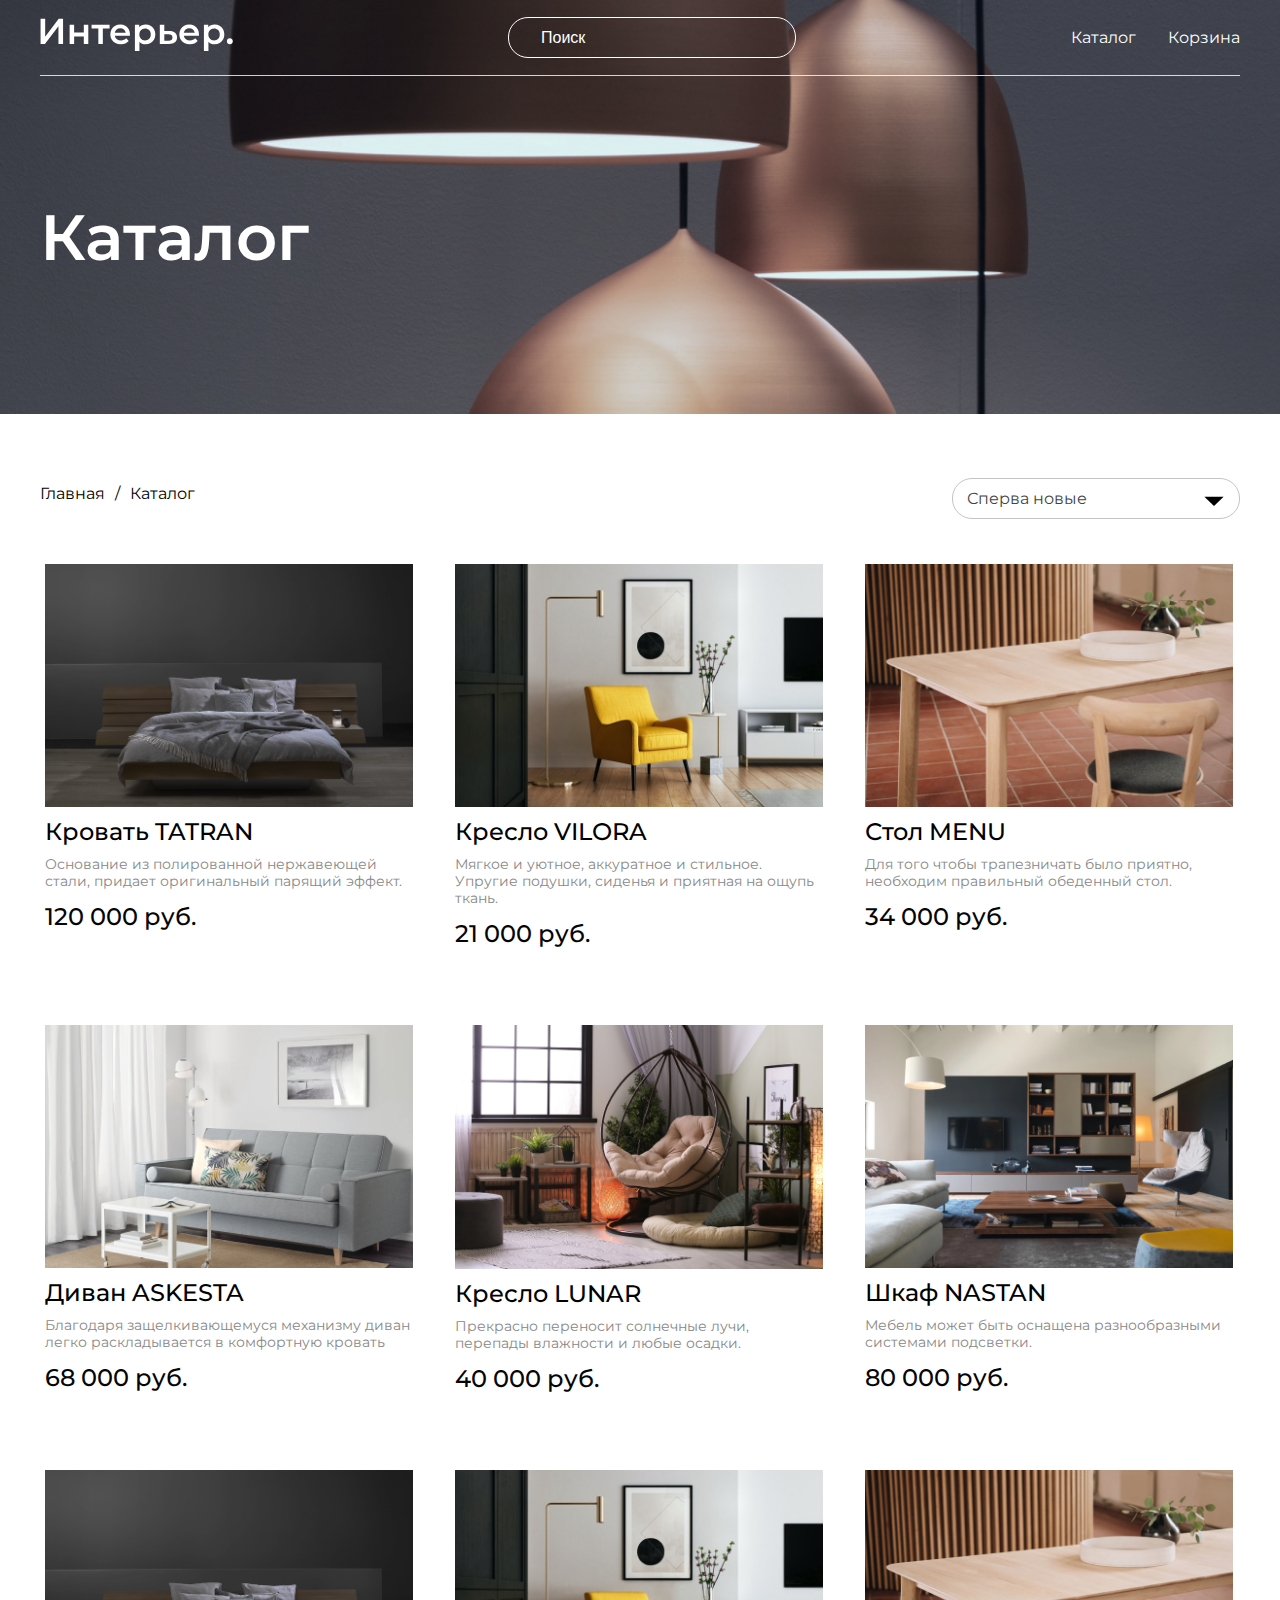
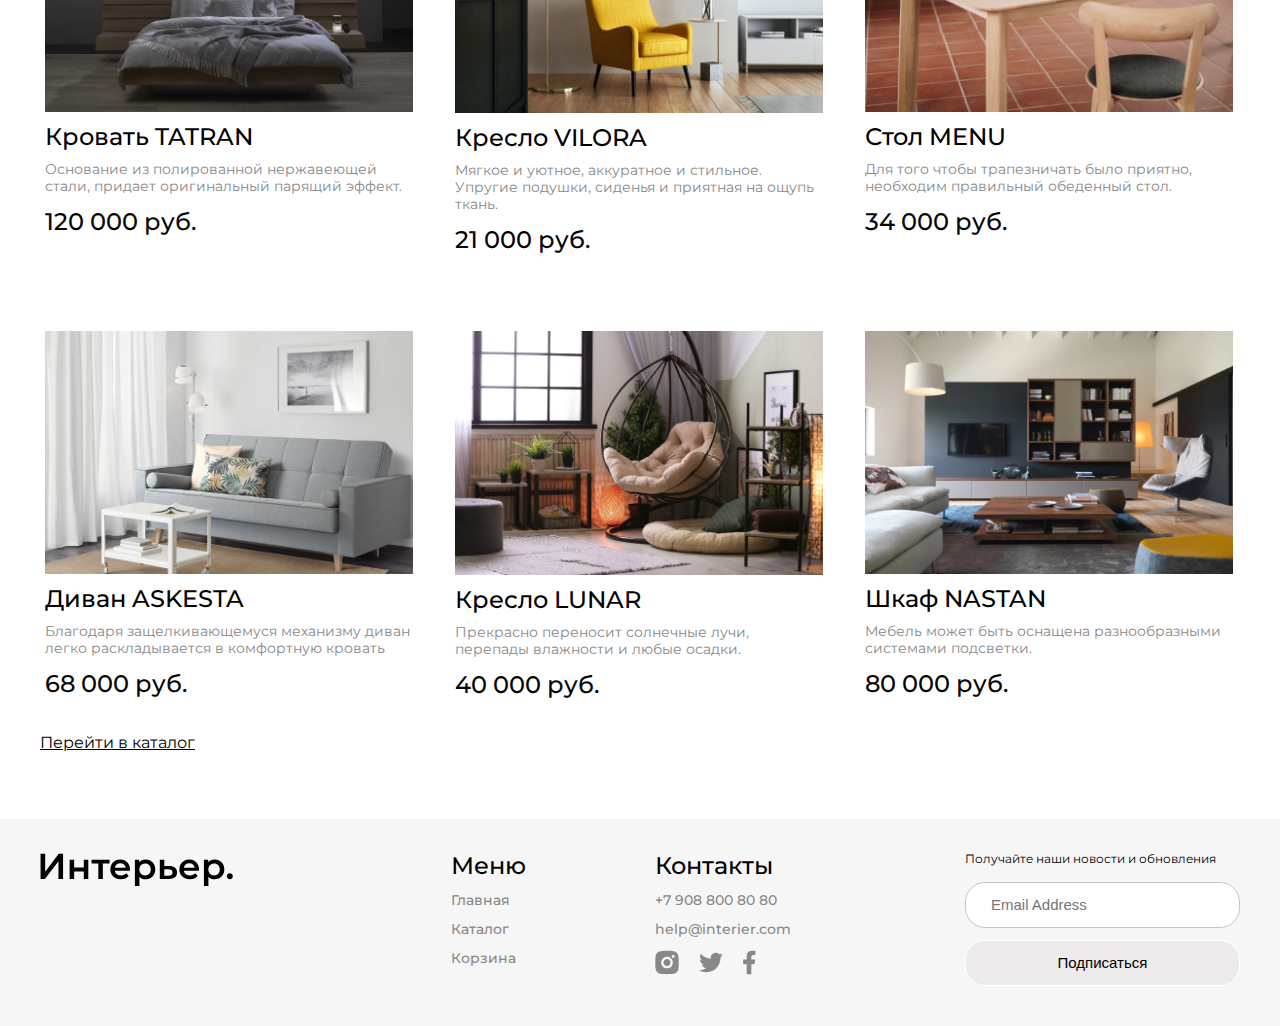
<file: catalog.html>
<!DOCTYPE html>
<html lang="ru">

<head>
    <meta charset="UTF-8">
    <meta http-equiv="X-UA-Compatible" content="IE=edge">
    <meta name="viewport" content="width=device-width, initial-scale=1.0">
    <title>Каталог</title>
    <link rel="preconnect" href="https://fonts.googleapis.com">
    <link rel="preconnect" href="https://fonts.gstatic.com" crossorigin>
    <link href="https://fonts.googleapis.com/css2?family=Montserrat:wght@400;500;600&display=swap" rel="stylesheet">
    <link rel="stylesheet" href="./css/style.css">
</head>

<body>
    <!-- ЗАГОЛОВОК -->
    <div class="header-catalog center">
        <header class="header__title">
            <a href="index.html" alt="Логотип" class="header__logo">
                <svg class="header__svg" width="193" height="33" viewBox="0 0 193 33" fill="currentColor"
                    xmlns="http://www.w3.org/2000/svg">
                    <path
                        d="M0.564 0.799998H5.172V18.692L18.708 0.799998H23.064V26H18.456V8.144L4.92 26H0.564V0.799998ZM29.6256 6.776H34.1256V14.588H43.8096V6.776H48.3096V26H43.8096V18.404H34.1256V26H29.6256V6.776ZM69.5684 10.592H62.8364V26H58.3364V10.592H51.5684V6.776H69.5684V10.592ZM89.9888 16.496C89.9888 16.808 89.9648 17.252 89.9168 17.828H74.8328C75.0968 19.244 75.7808 20.372 76.8848 21.212C78.0128 22.028 79.4048 22.436 81.0608 22.436C83.1728 22.436 84.9128 21.74 86.2808 20.348L88.6928 23.12C87.8288 24.152 86.7368 24.932 85.4168 25.46C84.0968 25.988 82.6088 26.252 80.9528 26.252C78.8408 26.252 76.9808 25.832 75.3728 24.992C73.7648 24.152 72.5168 22.988 71.6288 21.5C70.7648 19.988 70.3328 18.284 70.3328 16.388C70.3328 14.516 70.7528 12.836 71.5928 11.348C72.4568 9.836 73.6448 8.66 75.1568 7.82C76.6688 6.98 78.3728 6.56 80.2688 6.56C82.1408 6.56 83.8088 6.98 85.2728 7.82C86.7608 8.636 87.9128 9.8 88.7288 11.312C89.5688 12.8 89.9888 14.528 89.9888 16.496ZM80.2688 10.16C78.8288 10.16 77.6048 10.592 76.5968 11.456C75.6128 12.296 75.0128 13.424 74.7968 14.84H85.7048C85.5128 13.448 84.9248 12.32 83.9408 11.456C82.9568 10.592 81.7328 10.16 80.2688 10.16ZM105.567 6.56C107.439 6.56 109.107 6.968 110.571 7.784C112.059 8.6 113.223 9.752 114.063 11.24C114.903 12.728 115.323 14.444 115.323 16.388C115.323 18.332 114.903 20.06 114.063 21.572C113.223 23.06 112.059 24.212 110.571 25.028C109.107 25.844 107.439 26.252 105.567 26.252C102.975 26.252 100.923 25.388 99.4107 23.66V32.984H94.9107V6.776H99.1947V9.296C99.9387 8.384 100.851 7.7 101.931 7.244C103.035 6.788 104.247 6.56 105.567 6.56ZM105.063 22.4C106.719 22.4 108.075 21.848 109.131 20.744C110.211 19.64 110.751 18.188 110.751 16.388C110.751 14.588 110.211 13.136 109.131 12.032C108.075 10.928 106.719 10.376 105.063 10.376C103.983 10.376 103.011 10.628 102.147 11.132C101.283 11.612 100.599 12.308 100.095 13.22C99.5907 14.132 99.3387 15.188 99.3387 16.388C99.3387 17.588 99.5907 18.644 100.095 19.556C100.599 20.468 101.283 21.176 102.147 21.68C103.011 22.16 103.983 22.4 105.063 22.4ZM129.449 13.112C131.897 13.112 133.769 13.664 135.065 14.768C136.385 15.872 137.045 17.432 137.045 19.448C137.045 21.56 136.325 23.192 134.885 24.344C133.445 25.496 131.417 26.06 128.801 26.036L119.801 26V6.776H124.301V13.076L129.449 13.112ZM128.405 22.724C129.725 22.748 130.733 22.472 131.429 21.896C132.125 21.32 132.473 20.48 132.473 19.376C132.473 18.296 132.137 17.504 131.465 17C130.793 16.496 129.773 16.232 128.405 16.208L124.301 16.172V22.688L128.405 22.724ZM159.001 16.496C159.001 16.808 158.977 17.252 158.929 17.828H143.845C144.109 19.244 144.793 20.372 145.897 21.212C147.025 22.028 148.417 22.436 150.073 22.436C152.185 22.436 153.925 21.74 155.293 20.348L157.705 23.12C156.841 24.152 155.749 24.932 154.429 25.46C153.109 25.988 151.621 26.252 149.965 26.252C147.853 26.252 145.993 25.832 144.385 24.992C142.777 24.152 141.529 22.988 140.641 21.5C139.777 19.988 139.345 18.284 139.345 16.388C139.345 14.516 139.765 12.836 140.605 11.348C141.469 9.836 142.657 8.66 144.169 7.82C145.681 6.98 147.385 6.56 149.281 6.56C151.153 6.56 152.821 6.98 154.285 7.82C155.773 8.636 156.925 9.8 157.741 11.312C158.581 12.8 159.001 14.528 159.001 16.496ZM149.281 10.16C147.841 10.16 146.617 10.592 145.609 11.456C144.625 12.296 144.025 13.424 143.809 14.84H154.717C154.525 13.448 153.937 12.32 152.953 11.456C151.969 10.592 150.745 10.16 149.281 10.16ZM174.578 6.56C176.45 6.56 178.118 6.968 179.582 7.784C181.07 8.6 182.234 9.752 183.074 11.24C183.914 12.728 184.334 14.444 184.334 16.388C184.334 18.332 183.914 20.06 183.074 21.572C182.234 23.06 181.07 24.212 179.582 25.028C178.118 25.844 176.45 26.252 174.578 26.252C171.986 26.252 169.934 25.388 168.422 23.66V32.984H163.922V6.776H168.206V9.296C168.95 8.384 169.862 7.7 170.942 7.244C172.046 6.788 173.258 6.56 174.578 6.56ZM174.074 22.4C175.73 22.4 177.086 21.848 178.142 20.744C179.222 19.64 179.762 18.188 179.762 16.388C179.762 14.588 179.222 13.136 178.142 12.032C177.086 10.928 175.73 10.376 174.074 10.376C172.994 10.376 172.022 10.628 171.158 11.132C170.294 11.612 169.61 12.308 169.106 13.22C168.602 14.132 168.35 15.188 168.35 16.388C168.35 17.588 168.602 18.644 169.106 19.556C169.61 20.468 170.294 21.176 171.158 21.68C172.022 22.16 172.994 22.4 174.074 22.4ZM189.83 26.252C189.014 26.252 188.318 25.976 187.742 25.424C187.166 24.848 186.878 24.128 186.878 23.264C186.878 22.376 187.154 21.656 187.706 21.104C188.282 20.552 188.99 20.276 189.83 20.276C190.67 20.276 191.366 20.552 191.918 21.104C192.494 21.656 192.782 22.376 192.782 23.264C192.782 24.128 192.494 24.848 191.918 25.424C191.342 25.976 190.646 26.252 189.83 26.252Z" />
                </svg>
            </a>
            <form action="#">
                <input class="header__input" placeholder="Поиск" type="text">
            </form>
            <nav class="header__nav">
                <a class="header__link" href="catalog.html">Каталог</a>
                <a class="header__link" href="cart.html">Корзина</a>
            </nav>
            <div class="header__nav_mobile">
                <a href="#">
                    <svg class="header__svg_mobile" width="17" height="17" viewBox="0 0 17 17" fill="none"
                        xmlns="http://www.w3.org/2000/svg">
                        <path
                            d="M10.4943 12.4955C10.6531 12.3666 10.8121 12.2375 10.9723 12.1115L14.8411 15.9804C14.8429 16.01 14.8571 16.0303 14.8651 16.0398C14.8738 16.0502 14.8828 16.0566 14.8877 16.0598C14.8931 16.0635 14.8981 16.066 14.9017 16.0678C14.9087 16.0712 14.9154 16.0736 14.9201 16.0751C14.9225 16.0759 14.9248 16.0766 14.9272 16.0773C14.9294 16.0785 14.9315 16.0797 14.9337 16.0808C14.9382 16.083 14.9446 16.086 14.952 16.0886C14.9558 16.0899 14.9611 16.0916 14.9675 16.0929C14.9732 16.0941 14.9841 16.0959 14.9976 16.0948C15.0096 16.0938 15.0326 16.0897 15.0542 16.0718C15.0748 16.0724 15.0982 16.0732 15.1239 16.0741C15.218 16.0774 15.3429 16.0817 15.4715 16.0846C15.5841 16.0871 15.6978 16.0883 15.7899 16.0864C15.8312 16.0856 15.8692 16.0841 15.9014 16.0816C15.9057 16.0841 15.91 16.0861 15.9141 16.0877C15.9179 16.0898 15.922 16.0917 15.9262 16.0933C15.9557 16.1046 15.9814 16.0991 15.9937 16.0951C16.0066 16.091 16.016 16.0852 16.0208 16.0819C16.0228 16.0805 16.0247 16.0792 16.0263 16.0779C16.0292 16.0757 16.0316 16.0737 16.0335 16.072C16.0393 16.0668 16.0441 16.0616 16.0474 16.0577C16.049 16.0559 16.0505 16.054 16.0521 16.052C16.054 16.0505 16.0559 16.0489 16.0578 16.0473C16.0616 16.044 16.0668 16.0393 16.072 16.0334C16.073 16.0324 16.074 16.0312 16.0751 16.0298C16.0772 16.0273 16.0795 16.0243 16.0819 16.0208C16.0852 16.0159 16.091 16.0066 16.0951 15.9937C16.0991 15.9813 16.1046 15.9557 16.0933 15.9262C16.0917 15.922 16.0898 15.9179 16.0877 15.9141C16.0861 15.91 16.0841 15.9057 16.0816 15.9014C16.0841 15.8692 16.0856 15.8311 16.0864 15.7899C16.0884 15.6978 16.0871 15.5841 16.0846 15.4715C16.0817 15.3429 16.0774 15.218 16.0741 15.1239C16.0733 15.0982 16.0724 15.0748 16.0718 15.0542C16.0897 15.0326 16.0938 15.0096 16.0948 14.9976C16.0959 14.9841 16.0941 14.9732 16.0929 14.9675C16.0916 14.9611 16.0899 14.9558 16.0886 14.952C16.0861 14.9446 16.0831 14.9383 16.0808 14.9338C16.0797 14.9316 16.0785 14.9294 16.0773 14.9272C16.0766 14.9248 16.0759 14.9225 16.0751 14.9201C16.0736 14.9154 16.0712 14.9087 16.0678 14.9017C16.0661 14.8981 16.0635 14.8931 16.0599 14.8877C16.0566 14.8828 16.0502 14.8738 16.0399 14.8651C16.0304 14.8571 16.0101 14.8429 15.9804 14.8411L12.1115 10.9722C12.2397 10.8085 12.3713 10.6462 12.5028 10.4841C12.8565 10.0479 13.2087 9.61354 13.4882 9.16138C13.8896 8.512 14.1519 7.81066 14.0735 6.97956C13.9199 5.35141 13.2727 4.00652 12.0444 2.92256C11.4308 2.38097 10.5761 1.86417 9.6728 1.48885C8.77027 1.11384 7.81023 0.876354 6.98592 0.901872C5.33964 0.952835 4.07535 1.77939 2.92694 2.92679C1.77737 4.07512 0.954112 5.33777 0.901957 6.98579C0.875839 7.81108 1.11325 8.77079 1.48837 9.67293C1.8638 10.5758 2.38089 11.43 2.9226 12.0444C4.00692 13.2741 5.35078 13.9207 6.97967 14.0735C7.81101 14.1515 8.5125 13.8899 9.16194 13.4889C9.61765 13.2076 10.055 12.8524 10.4943 12.4955ZM10.9103 4.06666C11.1191 4.27216 11.3014 4.61091 11.4641 4.98163C11.5448 5.1654 11.6193 5.35388 11.6893 5.53354C11.7011 5.56373 11.7127 5.59372 11.7242 5.62341C11.781 5.76953 11.8349 5.90843 11.8861 6.02992C11.9461 6.17241 11.9726 6.25881 11.9818 6.31816C11.9903 6.37232 11.9847 6.4046 11.9731 6.44184C11.97 6.45184 11.9653 6.46497 11.9598 6.48054C11.9464 6.51811 11.9279 6.56987 11.9143 6.62606C11.8932 6.71288 11.8776 6.82573 11.8783 6.98936C11.8791 7.19695 11.9054 7.42687 11.9315 7.65471C11.9454 7.77595 11.9593 7.8966 11.9691 8.01299C11.9985 8.35861 11.9955 8.68007 11.8858 8.9466C11.8402 9.05742 11.7929 9.17933 11.7431 9.30783C11.6591 9.52467 11.5677 9.76031 11.4646 9.99323C11.3009 10.3631 11.1173 10.702 10.9097 10.9097C10.7021 11.1174 10.3632 11.301 9.99326 11.4646C9.76094 11.5674 9.52604 11.6585 9.30976 11.7423C9.18056 11.7924 9.05801 11.8399 8.94662 11.8858C8.68023 11.9955 8.35872 11.9985 8.01304 11.9691C7.8966 11.9593 7.7759 11.9454 7.65463 11.9315C7.42679 11.9054 7.1969 11.8791 6.98942 11.8782C6.82584 11.8776 6.71301 11.8931 6.62618 11.9142C6.57002 11.9279 6.51825 11.9464 6.48066 11.9598C6.46507 11.9653 6.45192 11.97 6.44191 11.9732C6.40464 11.9848 6.37232 11.9903 6.31816 11.9819C6.25882 11.9726 6.17244 11.9461 6.03001 11.8861C5.90811 11.8347 5.76864 11.7805 5.62192 11.7236C5.59277 11.7122 5.56332 11.7008 5.53367 11.6892C5.354 11.6193 5.1655 11.5447 4.98171 11.4641C4.61092 11.3014 4.27215 11.1191 4.06676 10.9103C3.64802 10.4845 3.40218 9.82355 3.26323 9.10079C3.12477 8.3806 3.09507 7.61356 3.09761 6.98936C3.10015 6.36354 3.12829 5.84869 3.26225 5.38207C3.39531 4.9186 3.63424 4.4982 4.06618 4.06609C4.4981 3.63399 4.9186 3.39507 5.38217 3.26205C5.8489 3.12813 6.36384 3.10008 6.98942 3.09753C7.61337 3.09499 8.3805 3.12461 9.10079 3.26302C9.82366 3.40194 10.4847 3.64778 10.9103 4.06666Z"
                            fill="white" stroke="white" stroke-width="0.2" />
                    </svg>
                </a>
                <a href="catalog.html">
                    <svg class="header__svg_mobile" width="19" height="19" viewBox="0 0 19 19" fill="none"
                        xmlns="http://www.w3.org/2000/svg">
                        <rect width="5" height="5" fill="white" />
                        <rect y="7" width="5" height="5" fill="white" />
                        <rect y="14" width="5" height="5" fill="white" />
                        <rect x="7" y="7" width="5" height="5" fill="white" />
                        <rect x="7" y="14" width="5" height="5" fill="white" />
                        <rect x="7" width="5" height="5" fill="white" />
                        <rect x="14" y="7" width="5" height="5" fill="white" />
                        <rect x="14" y="14" width="5" height="5" fill="white" />
                        <rect x="14" width="5" height="5" fill="white" />
                    </svg>
                </a>
                <a href="cart.html">
                    <svg class="header__svg_mobile" width="19" height="17" viewBox="0 0 19 17" fill="none"
                        xmlns="http://www.w3.org/2000/svg">
                        <path
                            d="M11.9752 17C12.5315 17 12.5737 16.4014 12.9671 16.0049C13.3606 15.6083 13.9591 15.5706 13.9591 15.0097C13.9591 14.4489 13.3606 13.416 12.9671 13.0194C12.5737 12.6228 12.5315 13.0194 11.9752 13.0194C11.4188 13.0194 10.3846 12.6228 9.9912 13.0194C9.59777 13.416 9.9912 14.4489 9.9912 15.0097C9.9912 15.5706 9.59777 15.6083 9.9912 16.0049C10.3846 16.4014 11.4188 17 11.9752 17ZM4.03933 17C4.59571 17 5.62986 16.4014 6.02328 16.0049C6.4167 15.6083 6.02328 15.5706 6.02328 15.0097C6.02328 14.4489 6.4167 13.416 6.02328 13.0194C5.62986 12.6228 4.59571 13.0194 4.03933 13.0194C3.48294 13.0194 3.44077 12.6228 3.04735 13.0194C2.65393 13.416 2.05537 14.4489 2.05537 15.0097C2.05537 15.5706 2.65393 15.6083 3.04735 16.0049C3.44077 16.4014 3.48294 17 4.03933 17ZM17.927 2.07276C18.1889 2.06425 18.7368 2.26249 18.919 2.07276C19.1012 1.88303 18.919 1.3417 18.919 1.07761C18.919 0.81352 19.1012 0.27219 18.919 0.0824629C18.7368 -0.107264 18.1889 0.0909764 17.927 0.0824629H16.935C15.9889 0.0824629 15.1567 1.1423 14.9511 2.07276L12.9671 8.04366C12.7615 8.97412 12.9213 9.03881 11.9752 9.03881H4.03933L2.05537 3.06791H11.9752C12.2345 3.05598 12.7878 3.25716 12.9671 3.06791C13.1465 2.87866 12.9671 2.3345 12.9671 2.07276C12.9671 1.81102 13.1465 1.26686 12.9671 1.07761C12.7878 0.888361 12.2345 1.08954 11.9752 1.07761H2.05537C1.74873 1.07752 1.33899 0.942107 1.06339 1.07761C0.78779 1.21312 0.260115 1.82913 0.0714113 2.07276C-0.117292 2.3164 0.134971 2.76553 0.0714113 3.06791C0.00785127 3.3703 -0.00305501 3.76321 0.0714113 4.06306L2.05537 10.034C2.16441 10.474 1.70071 10.75 2.05537 11.0291C2.41003 11.3083 3.58936 11.0292 4.03933 11.0291H11.9752C12.8932 11.0292 13.243 10.613 13.9591 10.034C14.6752 9.45493 14.752 8.94703 14.9511 8.04366L16.935 2.07276H17.927Z"
                            fill="white" />
                    </svg>
                </a>
            </div>
        </header>
        <section class="header__box-text_catalog">
            <h1 class="header__text header__text_catalog">
                Каталог
            </h1>
        </section>
    </div>

    <!-- ФИЛЬТРЫ  -->
    <div class="filter center">
        <div class="filter__nav_box">
            <a href="index.html" class="filter__nav_link">Главная</a>
            <h4 class="filter__slash">/</h4>
            <a href="catalog.html" class="filter__nav_link">Каталог</a>
        </div>
        <form action="#" class="filter__select">
            <select name="blank" id="blank">
                <option value="Option 1" class="filter__select__item">Сперва новые</option>
                <option value="Option 2" class="filter__select__item">Сперва дорогие</option>
                <option value="Option 3" class="filter__select__item">Сперва недорогие</option>
                <option value="Option 3" class="filter__select__item">Сперва популярные</option>
                <option value="Option 4" class="filter__select__item">По размеру скидки</option>
            </select>
        </form>
    </div>

    <!-- КАТАЛОГ ТОВАРОВ  -->
    <article class="product__box product__box_mobile_gap center">
        <section class="product__content">
            <img src="./img/imgCatalog/bedTATRAN.png" alt="bed TATRAN" class="product__img">
            <h3>
                <a class="product__name" href="#">Кровать TATRAN</a>
            </h3>
            <p class="product__text">
                Основание из полированной нержавеющей стали, придает оригинальный парящий эффект.
            </p>
            <p class="product__price_sale">
                120 000 руб.
            </p>
        </section>
        <section class="product__content">
            <img src="./img/imgCatalog/ armchairVILORA.png" alt="armchair VILORA" class="product__img">
            <h3>
                <a class="product__name" href="#">Кресло VILORA</a>
            </h3>
            <p class="product__text">
                Мягкое и уютное, аккуратное и стильное. Упругие подушки, сиденья и приятная на ощупь ткань.
            </p>
            <p class="product__price_sale">
                21 000 руб.
            </p>
        </section>
        <section class="product__content">
            <img src="./img/imgCatalog/tableMENU.png" alt="table MENU" class="product__img">
            <h3>
                <a class="product__name" href="#">Стол MENU</a>
            </h3>
            <p class="product__text">
                Для того чтобы трапезничать было приятно, необходим правильный обеденный стол.
            </p>
            <p class="product__price_sale">
                34 000 руб.
            </p>
        </section>
        <section class="product__content">
            <img src="./img/imgCatalog/sofaASKESTA.png" alt="sofa ASKESTA" class="product__img">
            <h3>
                <a class="product__name" href="#">Диван ASKESTA</a>
            </h3>
            <p class="product__text">
                Благодаря защелкивающемуся механизму диван легко раскладывается в комфортную кровать
            </p>
            <p class="product__price_sale">
                68 000 руб.
            </p>
        </section>
        <section class="product__content">
            <img src="./img/imgCatalog/ armchairLUNAR.png" alt="armchair LUNAR" class="product__img">
            <h3>
                <a class="product__name" href="#">Кресло LUNAR</a>
            </h3>
            <p class="product__text">
                Прекрасно переносит солнечные лучи, перепады влажности и любые осадки.
            </p>
            <p class="product__price_sale">
                40 000 руб.
            </p>
        </section>
        <section class="product__content">
            <img src="./img/imgCatalog/closetNASTAN.png" alt="closet NASTAN" class="product__img">
            <h3>
                <a class="product__name" href="#">Шкаф NASTAN</a>
            </h3>
            <p class="product__text">
                Мебель может быть оснащена разнообразными системами подсветки.
            </p>
            <p class="product__price_sale">
                80 000 руб.
            </p>
        </section>
        <section class="product__content">
            <img src="./img/imgCatalog/bedTATRAN.png" alt="bed TATRAN" class="product__img">
            <h3>
                <a class="product__name" href="#">Кровать TATRAN</a>
            </h3>
            <p class="product__text">
                Основание из полированной нержавеющей стали, придает оригинальный парящий эффект.
            </p>
            <p class="product__price_sale">
                120 000 руб.
            </p>
        </section>
        <section class="product__content">
            <img src="./img/imgCatalog/ armchairVILORA.png" alt="armchair VILORA" class="product__img">
            <h3>
                <a class="product__name" href="#">Кресло VILORA</a>
            </h3>
            <p class="product__text">
                Мягкое и уютное, аккуратное и стильное. Упругие подушки, сиденья и приятная на ощупь ткань.
            </p>
            <p class="product__price_sale">
                21 000 руб.
            </p>
        </section>
        <section class="product__content">
            <img src="./img/imgCatalog/tableMENU.png" alt="table MENU" class="product__img">
            <h3>
                <a class="product__name" href="#">Стол MENU</a>
            </h3>
            <p class="product__text">
                Для того чтобы трапезничать было приятно, необходим правильный обеденный стол.
            </p>
            <p class="product__price_sale">
                34 000 руб.
            </p>
        </section>
        <section class="product__content">
            <img src="./img/imgCatalog/sofaASKESTA.png" alt="sofa ASKESTA" class="product__img">
            <h3>
                <a class="product__name" href="#">Диван ASKESTA</a>
            </h3>
            <p class="product__text">
                Благодаря защелкивающемуся механизму диван легко раскладывается в комфортную кровать
            </p>
            <p class="product__price_sale">
                68 000 руб.
            </p>
        </section>
        <section class="product__content">
            <img src="./img/imgCatalog/ armchairLUNAR.png" alt="armchair LUNAR" class="product__img">
            <h3>
                <a class="product__name" href="#">Кресло LUNAR</a>
            </h3>
            <p class="product__text">
                Прекрасно переносит солнечные лучи, перепады влажности и любые осадки.
            </p>
            <p class="product__price_sale">
                40 000 руб.
            </p>
        </section>
        <section class="product__content">
            <img src="./img/imgCatalog/closetNASTAN.png" alt="closet NASTAN" class="product__img">
            <h3>
                <a class="product__name" href="#">Шкаф NASTAN</a>
            </h3>
            <p class="product__text">
                Мебель может быть оснащена разнообразными системами подсветки.
            </p>
            <p class="product__price_sale">
                80 000 руб.
            </p>
        </section>
    </article>

    <!-- ССЫЛКА НА КАТАЛОГ -->
    <div class="box__link center">
        <a class="box__link_go" href="catalog.html">Перейти в каталог</a>
    </div>

    <!-- ПОДВАЛ -->
    <footer class="footer center">
        <div class="footer__logo">
            <a href="index.html" class="footer__logo"><svg width="193" height="33" viewBox="0 0 193 33"
                    fill="currentColor" xmlns="http://www.w3.org/2000/svg">
                    <path
                        d="M0.564 0.799998H5.172V18.692L18.708 0.799998H23.064V26H18.456V8.144L4.92 26H0.564V0.799998ZM29.6256 6.776H34.1256V14.588H43.8096V6.776H48.3096V26H43.8096V18.404H34.1256V26H29.6256V6.776ZM69.5684 10.592H62.8364V26H58.3364V10.592H51.5684V6.776H69.5684V10.592ZM89.9888 16.496C89.9888 16.808 89.9648 17.252 89.9168 17.828H74.8328C75.0968 19.244 75.7808 20.372 76.8848 21.212C78.0128 22.028 79.4048 22.436 81.0608 22.436C83.1728 22.436 84.9128 21.74 86.2808 20.348L88.6928 23.12C87.8288 24.152 86.7368 24.932 85.4168 25.46C84.0968 25.988 82.6088 26.252 80.9528 26.252C78.8408 26.252 76.9808 25.832 75.3728 24.992C73.7648 24.152 72.5168 22.988 71.6288 21.5C70.7648 19.988 70.3328 18.284 70.3328 16.388C70.3328 14.516 70.7528 12.836 71.5928 11.348C72.4568 9.836 73.6448 8.66 75.1568 7.82C76.6688 6.98 78.3728 6.56 80.2688 6.56C82.1408 6.56 83.8088 6.98 85.2728 7.82C86.7608 8.636 87.9128 9.8 88.7288 11.312C89.5688 12.8 89.9888 14.528 89.9888 16.496ZM80.2688 10.16C78.8288 10.16 77.6048 10.592 76.5968 11.456C75.6128 12.296 75.0128 13.424 74.7968 14.84H85.7048C85.5128 13.448 84.9248 12.32 83.9408 11.456C82.9568 10.592 81.7328 10.16 80.2688 10.16ZM105.567 6.56C107.439 6.56 109.107 6.968 110.571 7.784C112.059 8.6 113.223 9.752 114.063 11.24C114.903 12.728 115.323 14.444 115.323 16.388C115.323 18.332 114.903 20.06 114.063 21.572C113.223 23.06 112.059 24.212 110.571 25.028C109.107 25.844 107.439 26.252 105.567 26.252C102.975 26.252 100.923 25.388 99.4107 23.66V32.984H94.9107V6.776H99.1947V9.296C99.9387 8.384 100.851 7.7 101.931 7.244C103.035 6.788 104.247 6.56 105.567 6.56ZM105.063 22.4C106.719 22.4 108.075 21.848 109.131 20.744C110.211 19.64 110.751 18.188 110.751 16.388C110.751 14.588 110.211 13.136 109.131 12.032C108.075 10.928 106.719 10.376 105.063 10.376C103.983 10.376 103.011 10.628 102.147 11.132C101.283 11.612 100.599 12.308 100.095 13.22C99.5907 14.132 99.3387 15.188 99.3387 16.388C99.3387 17.588 99.5907 18.644 100.095 19.556C100.599 20.468 101.283 21.176 102.147 21.68C103.011 22.16 103.983 22.4 105.063 22.4ZM129.449 13.112C131.897 13.112 133.769 13.664 135.065 14.768C136.385 15.872 137.045 17.432 137.045 19.448C137.045 21.56 136.325 23.192 134.885 24.344C133.445 25.496 131.417 26.06 128.801 26.036L119.801 26V6.776H124.301V13.076L129.449 13.112ZM128.405 22.724C129.725 22.748 130.733 22.472 131.429 21.896C132.125 21.32 132.473 20.48 132.473 19.376C132.473 18.296 132.137 17.504 131.465 17C130.793 16.496 129.773 16.232 128.405 16.208L124.301 16.172V22.688L128.405 22.724ZM159.001 16.496C159.001 16.808 158.977 17.252 158.929 17.828H143.845C144.109 19.244 144.793 20.372 145.897 21.212C147.025 22.028 148.417 22.436 150.073 22.436C152.185 22.436 153.925 21.74 155.293 20.348L157.705 23.12C156.841 24.152 155.749 24.932 154.429 25.46C153.109 25.988 151.621 26.252 149.965 26.252C147.853 26.252 145.993 25.832 144.385 24.992C142.777 24.152 141.529 22.988 140.641 21.5C139.777 19.988 139.345 18.284 139.345 16.388C139.345 14.516 139.765 12.836 140.605 11.348C141.469 9.836 142.657 8.66 144.169 7.82C145.681 6.98 147.385 6.56 149.281 6.56C151.153 6.56 152.821 6.98 154.285 7.82C155.773 8.636 156.925 9.8 157.741 11.312C158.581 12.8 159.001 14.528 159.001 16.496ZM149.281 10.16C147.841 10.16 146.617 10.592 145.609 11.456C144.625 12.296 144.025 13.424 143.809 14.84H154.717C154.525 13.448 153.937 12.32 152.953 11.456C151.969 10.592 150.745 10.16 149.281 10.16ZM174.578 6.56C176.45 6.56 178.118 6.968 179.582 7.784C181.07 8.6 182.234 9.752 183.074 11.24C183.914 12.728 184.334 14.444 184.334 16.388C184.334 18.332 183.914 20.06 183.074 21.572C182.234 23.06 181.07 24.212 179.582 25.028C178.118 25.844 176.45 26.252 174.578 26.252C171.986 26.252 169.934 25.388 168.422 23.66V32.984H163.922V6.776H168.206V9.296C168.95 8.384 169.862 7.7 170.942 7.244C172.046 6.788 173.258 6.56 174.578 6.56ZM174.074 22.4C175.73 22.4 177.086 21.848 178.142 20.744C179.222 19.64 179.762 18.188 179.762 16.388C179.762 14.588 179.222 13.136 178.142 12.032C177.086 10.928 175.73 10.376 174.074 10.376C172.994 10.376 172.022 10.628 171.158 11.132C170.294 11.612 169.61 12.308 169.106 13.22C168.602 14.132 168.35 15.188 168.35 16.388C168.35 17.588 168.602 18.644 169.106 19.556C169.61 20.468 170.294 21.176 171.158 21.68C172.022 22.16 172.994 22.4 174.074 22.4ZM189.83 26.252C189.014 26.252 188.318 25.976 187.742 25.424C187.166 24.848 186.878 24.128 186.878 23.264C186.878 22.376 187.154 21.656 187.706 21.104C188.282 20.552 188.99 20.276 189.83 20.276C190.67 20.276 191.366 20.552 191.918 21.104C192.494 21.656 192.782 22.376 192.782 23.264C192.782 24.128 192.494 24.848 191.918 25.424C191.342 25.976 190.646 26.252 189.83 26.252Z" />
                </svg>
            </a>
        </div>
        <div class="footer__content">
            <div class="footer__info">
                <nav class="footer__item">
                    <h4 class="footer__text">
                        Меню
                    </h4>
                    <a class="footer__link" href="index.html">Главная</a>
                    <a class="footer__link" href="catalog.html">Каталог</a>
                    <a class="footer__link" href="cart.html">Корзина</a>
                </nav>
                <div class="footer__item">
                    <h4 class="footer__contacts">
                        Контакты
                    </h4>
                    <a class="footer__link" href="#">+7 908 800 80 80</a>
                    <a class="footer__link" href="#">help@interier.com</a>
                    <div class="footer__box-icons">
                        <a href="#">
                            <svg class="footer__icons" width="24" height="25" viewBox="0 0 24 25" fill="none"
                                xmlns="http://www.w3.org/2000/svg">
                                <path
                                    d="M11.9999 0.833984C15.1698 0.833984 15.5653 0.845651 16.8089 0.903984C18.0514 0.962318 18.8973 1.15715 19.6416 1.44648C20.4116 1.74282 21.0603 2.14415 21.7089 2.79165C22.3022 3.37486 22.7612 4.08034 23.0541 4.85898C23.3423 5.60215 23.5383 6.44915 23.5966 7.69165C23.6514 8.93532 23.6666 9.33082 23.6666 12.5007C23.6666 15.6705 23.6549 16.066 23.5966 17.3097C23.5383 18.5522 23.3423 19.398 23.0541 20.1423C22.762 20.9214 22.3029 21.627 21.7089 22.2097C21.1255 22.8027 20.4201 23.2617 19.6416 23.5548C18.8984 23.843 18.0514 24.039 16.8089 24.0973C15.5653 24.1522 15.1698 24.1673 11.9999 24.1673C8.83009 24.1673 8.43459 24.1557 7.19092 24.0973C5.94842 24.039 5.10259 23.843 4.35825 23.5548C3.5793 23.2625 2.8737 22.8034 2.29092 22.2097C1.69756 21.6265 1.23851 20.921 0.945752 20.1423C0.656419 19.3992 0.461585 18.5522 0.403252 17.3097C0.348419 16.066 0.333252 15.6705 0.333252 12.5007C0.333252 9.33082 0.344919 8.93532 0.403252 7.69165C0.461585 6.44798 0.656419 5.60332 0.945752 4.85898C1.23769 4.07986 1.69686 3.37419 2.29092 2.79165C2.87387 2.19809 3.57942 1.739 4.35825 1.44648C5.10259 1.15715 5.94725 0.962318 7.19092 0.903984C8.43459 0.849151 8.83009 0.833984 11.9999 0.833984ZM11.9999 6.66732C10.4528 6.66732 8.96909 7.2819 7.87513 8.37586C6.78117 9.46982 6.16659 10.9536 6.16659 12.5007C6.16659 14.0477 6.78117 15.5315 7.87513 16.6254C8.96909 17.7194 10.4528 18.334 11.9999 18.334C13.547 18.334 15.0307 17.7194 16.1247 16.6254C17.2187 15.5315 17.8333 14.0477 17.8333 12.5007C17.8333 10.9536 17.2187 9.46982 16.1247 8.37586C15.0307 7.2819 13.547 6.66732 11.9999 6.66732ZM19.5833 6.37565C19.5833 5.98888 19.4296 5.61794 19.1561 5.34445C18.8826 5.07096 18.5117 4.91732 18.1249 4.91732C17.7381 4.91732 17.3672 5.07096 17.0937 5.34445C16.8202 5.61794 16.6666 5.98888 16.6666 6.37565C16.6666 6.76243 16.8202 7.13336 17.0937 7.40685C17.3672 7.68034 17.7381 7.83398 18.1249 7.83398C18.5117 7.83398 18.8826 7.68034 19.1561 7.40685C19.4296 7.13336 19.5833 6.76243 19.5833 6.37565ZM11.9999 9.00065C12.9282 9.00065 13.8184 9.3694 14.4748 10.0258C15.1312 10.6822 15.4999 11.5724 15.4999 12.5007C15.4999 13.4289 15.1312 14.3191 14.4748 14.9755C13.8184 15.6319 12.9282 16.0007 11.9999 16.0007C11.0717 16.0007 10.1814 15.6319 9.52505 14.9755C8.86867 14.3191 8.49992 13.4289 8.49992 12.5007C8.49992 11.5724 8.86867 10.6822 9.52505 10.0258C10.1814 9.3694 11.0717 9.00065 11.9999 9.00065Z"
                                    fill="#888888" />
                            </svg>
                        </a>
                        <a href="#">
                            <svg class="footer__icons" width="24" height="21" viewBox="0 0 24 21" fill="none"
                                xmlns="http://www.w3.org/2000/svg">
                                <path
                                    d="M23.8556 3.09919C22.9649 3.49317 22.0204 3.75191 21.0533 3.86686C22.0726 3.2572 22.8356 2.29771 23.1999 1.16719C22.2433 1.73652 21.1944 2.13552 20.1013 2.35136C19.367 1.5657 18.3937 1.04465 17.3327 0.869207C16.2717 0.693765 15.1825 0.873764 14.2344 1.38122C13.2863 1.88868 12.5324 2.69516 12.0899 3.67528C11.6474 4.65541 11.5411 5.75427 11.7876 6.80103C9.84756 6.70379 7.94966 6.19964 6.21711 5.3213C4.48455 4.44296 2.95609 3.21008 1.73094 1.70269C1.29728 2.44755 1.06939 3.29429 1.07061 4.15619C1.07061 5.84786 1.93161 7.34236 3.24061 8.21736C2.46595 8.19297 1.70834 7.98377 1.03094 7.60719V7.66786C1.03117 8.79451 1.42104 9.88641 2.13443 10.7584C2.84782 11.6304 3.84083 12.2289 4.94511 12.4524C4.22599 12.6472 3.47196 12.676 2.74011 12.5364C3.05145 13.5061 3.65828 14.3543 4.47563 14.962C5.29298 15.5697 6.27992 15.9066 7.29827 15.9255C6.28617 16.7204 5.12731 17.308 3.88797 17.6547C2.64862 18.0014 1.35309 18.1005 0.0754395 17.9462C2.30575 19.3805 4.90205 20.142 7.55377 20.1395C16.5289 20.1395 21.4371 12.7044 21.4371 6.25619C21.4371 6.04619 21.4313 5.83386 21.4219 5.62619C22.3773 4.93572 23.2018 4.08038 23.8568 3.10036L23.8556 3.09919Z"
                                    fill="#888888" />
                            </svg>
                        </a>
                        <a href="#" class="footer__icons">
                            <svg class="footer__icons" width="13" height="25" viewBox="0 0 13 25" fill="none"
                                xmlns="http://www.w3.org/2000/svg">
                                <path
                                    d="M8.33342 14.2218H11.2501L12.4167 9.55518H8.33342V7.22184C8.33342 6.02018 8.33342 4.88851 10.6667 4.88851H12.4167V0.968509C12.0364 0.918343 10.6002 0.805176 9.08358 0.805176C5.91608 0.805176 3.66675 2.73834 3.66675 6.28851V9.55518H0.166748V14.2218H3.66675V24.1385H8.33342V14.2218Z"
                                    fill="#888888" />
                            </svg>
                        </a>
                    </div>
                </div>
            </div>
            <div class="footer__form">
                <form action="#">
                    <div class="footer__form_box">
                        <p class="footer__form_news">
                            Получайте наши новости и обновления
                        </p>
                    </div>
                    <div class="footer__form_email_box">
                        <input placeholder="Email Address" class="footer__form_email" type="email">
                    </div>
                    <div class="footer__form_button_box">
                        <button class="footer__form_button" type="submit">
                            Подписаться
                        </button>
                    </div>
                </form>
            </div>
        </div>
    </footer>
</body>

</html>
</file>
<file: css/style.css>
@charset "UTF-8";
@-webkit-keyframes header-text {
  0% {
    opacity: 0;
    -webkit-transform: translateX(-250px);
            transform: translateX(-250px);
  }
  100% {
    opacity: 1;
    -webkit-transform: translateX(0);
            transform: translateX(0);
  }
}
@keyframes header-text {
  0% {
    opacity: 0;
    -webkit-transform: translateX(-250px);
            transform: translateX(-250px);
  }
  100% {
    opacity: 1;
    -webkit-transform: translateX(0);
            transform: translateX(0);
  }
}
* {
  margin: 0;
  padding: 0;
  -webkit-box-sizing: border-box;
          box-sizing: border-box;
}

body {
  font-family: "Montserrat", sans-serif;
}

.center {
  padding-left: calc(50% - 600px);
  padding-right: calc(50% - 600px);
}

a {
  text-decoration: none;
}

select {
  display: block;
  width: 100%;
  height: 41px;
  border: 1px solid #C4C4C4;
  border-radius: 20px;
  font-style: normal;
  font-weight: 400;
  font-size: 16px;
  line-height: 20px;
  padding-left: 14px;
  padding-right: 22px;
  background: none;
  -webkit-appearance: none;
  -moz-appearance: none;
  appearance: none;
  font-family: inherit;
  color: #444;
  -webkit-transition: all 0.25s;
  transition: all 0.25s;
  outline: none;
}
select:hover {
  border: 1px solid black;
}

/* ЗАГОЛОВОК */
.header {
  background-image: url(../img/Main/BackHeader.jpg);
  background-repeat: no-repeat;
  background-position: center;
  background-size: cover;
}
.header-catalog {
  background-image: url(../img/imgCatalog/backHeader.png);
  background-repeat: no-repeat;
  background-position: center;
  background-size: cover;
}
.header-cart {
  background-image: url(../img/imgCart/backHeader.jpg);
  background-repeat: no-repeat;
  background-position: center;
  background-size: cover;
}
.header__title {
  height: 76px;
  display: -webkit-box;
  display: -ms-flexbox;
  display: flex;
  border-bottom: 0.5px solid rgba(255, 255, 255, 0.8);
  -ms-flex-wrap: wrap;
      flex-wrap: wrap;
  -webkit-box-orient: horizontal;
  -webkit-box-direction: normal;
      -ms-flex-direction: row;
          flex-direction: row;
  -webkit-box-pack: justify;
      -ms-flex-pack: justify;
          justify-content: space-between;
  -webkit-box-align: center;
      -ms-flex-align: center;
          align-items: center;
  font-style: normal;
}
.header__logo {
  font-weight: 600;
  font-size: 36px;
  line-height: 44px;
  color: #FFFFFF;
  -webkit-transition: all 0.25s ease-in;
  transition: all 0.25s ease-in;
}
.header__logo:hover {
  color: #000000;
}
.header__input {
  width: 288px;
  height: 41px;
  border: 1px solid #FFFFFF;
  -webkit-box-sizing: border-box;
          box-sizing: border-box;
  border-radius: 20px;
  background-color: transparent;
  outline: none;
  font-style: normal;
  font-weight: 400;
  font-size: 16px;
  line-height: 20px;
  color: #FFFFFF;
  padding-left: 32px;
  padding-right: 32px;
}
.header__input::-webkit-input-placeholder {
  color: #FFFFFF;
}
.header__input::-moz-placeholder {
  color: #FFFFFF;
}
.header__input:-ms-input-placeholder {
  color: #FFFFFF;
}
.header__input::-ms-input-placeholder {
  color: #FFFFFF;
}
.header__input::placeholder {
  color: #FFFFFF;
}
.header__nav {
  display: -webkit-box;
  display: -ms-flexbox;
  display: flex;
  gap: 32px;
}
.header__nav_mobile {
  display: none;
}
.header__link {
  font-size: 16px;
  line-height: 20px;
  font-style: normal;
  font-weight: 400;
  color: #FFFFFF;
}
.header__link:hover {
  text-decoration: underline;
}
.header__box-text {
  padding-top: 64px;
  padding-bottom: 367px;
}
.header__box-text_catalog {
  padding-top: 126px;
  padding-bottom: 126px;
}
.header__box-text_cart {
  padding-top: 126px;
  padding-bottom: 126px;
}
.header__text {
  font-weight: 600;
  font-size: 64px;
  line-height: 70px;
  font-style: normal;
  color: #FFFFFF;
  -webkit-animation: header-text 3s ease 0s 1 normal forwards;
          animation: header-text 3s ease 0s 1 normal forwards;
  padding-bottom: 16px;
}
.header__text_bot {
  margin-bottom: 16px;
  font-size: 24px;
  line-height: 32px;
  font-style: normal;
  font-weight: 400;
  color: #FFFFFF;
  -webkit-animation: header-text 2.5s ease 0s 1 normal forwards;
          animation: header-text 2.5s ease 0s 1 normal forwards;
}
.header__catalog-link {
  display: block;
  font-size: 16px;
  line-height: 24px;
  font-style: normal;
  font-weight: 400;
  text-decoration-line: underline;
  color: #FFFFFF;
  -webkit-transition: all 0.25s ease-in;
  transition: all 0.25s ease-in;
  -webkit-animation: header-text 2s ease 0s 1 normal forwards;
          animation: header-text 2s ease 0s 1 normal forwards;
  width: -webkit-max-content;
  width: -moz-max-content;
  width: max-content;
}
.header__catalog-link:hover {
  color: #000000;
}

/* МЕБЕЛЬ ДЛЯ */
.for {
  padding-top: 64px;
}
.for__head-box {
  font-style: normal;
  font-weight: 600;
  font-size: 48px;
  line-height: 59px;
  color: #000000;
  -webkit-animation: header-text 3s ease 0s 1 normal forwards;
          animation: header-text 3s ease 0s 1 normal forwards;
}
.for__box {
  margin-top: 32px;
  display: grid;
  gap: 32px;
  grid-template-columns: repeat(12, 1fr);
}
.for__item {
  height: 415px;
  grid-column: span 4;
  font-style: normal;
  font-weight: 600;
  font-size: 34px;
  line-height: 41px;
  color: #FFFFFF;
  display: -webkit-box;
  display: -ms-flexbox;
  display: flex;
  -webkit-box-align: center;
      -ms-flex-align: center;
          align-items: center;
  -webkit-box-pack: center;
      -ms-flex-pack: center;
          justify-content: center;
  -webkit-transition: all 0.25s ease-in;
  transition: all 0.25s ease-in;
  background-repeat: no-repeat;
  background-position: center;
  background-size: cover;
}
.for__item:hover {
  -webkit-transform: scale(1.05);
          transform: scale(1.05);
  -webkit-box-shadow: 0 0 30px black;
          box-shadow: 0 0 30px black;
}
.for__item_big {
  grid-column: span 6;
}
.for__item_1 {
  background-image: url(../img/Main/for_relax.jpg);
}
.for__item_2 {
  background-image: url(../img/Main/for_work.jpg);
}
.for__item_3 {
  background-image: url(../img/Main/for_kitchen.jpg);
}
.for__item_4 {
  background-image: url(../img/Main/for_baby.jpg);
}
.for__item_5 {
  background-image: url(../img/Main/for_bath.jpg);
}

/* ФИЛЬТРЫ */
.filter {
  padding-top: 64px;
  padding-bottom: 40px;
  display: -webkit-box;
  display: -ms-flexbox;
  display: flex;
  -webkit-box-pack: justify;
      -ms-flex-pack: justify;
          justify-content: space-between;
}
.filter__nav_box {
  display: -webkit-box;
  display: -ms-flexbox;
  display: flex;
  gap: 10px;
}
.filter__nav_link {
  display: block;
  font-style: normal;
  font-weight: 400;
  font-size: 16px;
  line-height: 32px;
  color: #000000;
}
.filter__nav_link:hover {
  text-decoration: underline;
}
.filter__slash {
  font-style: normal;
  font-weight: 400;
  font-size: 16px;
  line-height: 32px;
  color: #000000;
}
.filter__select {
  position: relative;
  width: 288px;
}
.filter__select::after {
  content: "";
  display: block;
  pointer-events: none;
  position: absolute;
  top: 50%;
  right: 1rem;
  z-index: 1;
  margin-top: -3px;
  background-image: url(../img/imgCatalog/strelka.svg);
  background-repeat: no-repeat;
  background-size: contain;
  width: 20px;
  height: 11px;
}

/* ЗАКАЗ */
.cart {
  margin-top: 64px;
  display: grid;
  grid-template-columns: repeat(12, 1fr);
  gap: 32px;
}
.cart__content {
  grid-column: span 8;
}
.cart__name-box {
  display: -webkit-box;
  display: -ms-flexbox;
  display: flex;
  -webkit-box-pack: justify;
      -ms-flex-pack: justify;
          justify-content: space-between;
  padding-bottom: 14px;
  font-style: normal;
}
.cart__name-box-text {
  font-weight: 400;
  font-size: 16px;
  line-height: 20px;
  color: #000000;
}
.cart__item {
  display: -webkit-box;
  display: -ms-flexbox;
  display: flex;
  -webkit-box-pack: justify;
      -ms-flex-pack: justify;
          justify-content: space-between;
  -webkit-box-align: start;
      -ms-flex-align: start;
          align-items: flex-start;
  border-top: 0.5px solid #CACDD8;
  padding-top: 25px;
  padding-bottom: 32px;
}
.cart__left {
  display: -webkit-box;
  display: -ms-flexbox;
  display: flex;
  gap: 32px;
}
.cart__info {
  width: 276px;
  display: -webkit-box;
  display: -ms-flexbox;
  display: flex;
  -webkit-box-orient: vertical;
  -webkit-box-direction: normal;
      -ms-flex-direction: column;
          flex-direction: column;
  gap: 14px;
}
.cart__name {
  font-style: normal;
  font-weight: 500;
  font-size: 24px;
  line-height: 29px;
  color: #000000;
  -webkit-transition: all 0.25s;
  transition: all 0.25s;
}
.cart__name:hover {
  text-decoration: underline;
}
.cart__text {
  font-style: normal;
  font-weight: 400;
  font-size: 14px;
  line-height: 17px;
  color: #888888;
}
.cart__price {
  font-style: normal;
  font-weight: 500;
  font-size: 16px;
  line-height: 20px;
  color: #050505;
}
.cart__link-box {
  display: -webkit-box;
  display: -ms-flexbox;
  display: flex;
  gap: 30px;
}
.cart__link {
  gap: 30px;
  font-weight: 400;
  font-size: 14px;
  line-height: 210%;
  text-decoration-line: underline;
  color: #000000;
  -webkit-transition: all 0.25s ease-in;
  transition: all 0.25s ease-in;
}
.cart__link:hover {
  color: #888888;
}
.cart__input-number {
  display: -webkit-box;
  display: -ms-flexbox;
  display: flex;
  -webkit-box-align: center;
      -ms-flex-align: center;
          align-items: center;
  text-align: center;
  width: 71px;
  height: 51px;
  background: #F7F6F6;
  border: none;
  border-radius: 6px;
  font-style: normal;
  font-weight: 600;
  font-size: 14px;
  line-height: 210%;
  color: #000000;
  outline: none;
}
.cart__button-box {
  padding-top: 18px;
  display: -webkit-box;
  display: -ms-flexbox;
  display: flex;
  gap: 7px;
}
.cart__button {
  background-color: transparent;
  display: -webkit-box;
  display: -ms-flexbox;
  display: flex;
  -webkit-box-pack: center;
      -ms-flex-pack: center;
          justify-content: center;
  -webkit-box-align: center;
      -ms-flex-align: center;
          align-items: center;
  width: 200px;
  height: 37px;
  border: 1px solid #000000;
  border-radius: 50px;
  font-style: normal;
  font-weight: 400;
  font-size: 14px;
  line-height: 17px;
  color: #020202;
  -webkit-transition: all 0.25s ease-in;
  transition: all 0.25s ease-in;
}
.cart__button:hover {
  background-color: #000000;
  color: #ffffff;
}
.cart__button-form {
  -ms-flex-item-align: center;
      align-self: center;
  width: 290px;
  height: 41px;
}

.form {
  display: -webkit-box;
  display: -ms-flexbox;
  display: flex;
  -webkit-box-orient: vertical;
  -webkit-box-direction: normal;
      -ms-flex-direction: column;
          flex-direction: column;
  grid-column: span 4;
  width: 379px;
  min-height: 556px;
  background: #F7F6F6;
  border-radius: 20px;
  -webkit-transition: 0.4s ease-in;
  transition: 0.4s ease-in;
}
.form:hover {
  -webkit-transform: scale(1.05);
          transform: scale(1.05);
  -webkit-box-shadow: 0 0 20px black;
          box-shadow: 0 0 20px black;
}
.form__blank-title {
  text-align: center;
  padding-top: 42px;
  padding-bottom: 35px;
  font-style: normal;
  font-weight: 600;
  font-size: 24px;
  line-height: 36px;
  color: #000000;
}
.form__blank-box {
  display: -webkit-box;
  display: -ms-flexbox;
  display: flex;
  -webkit-box-orient: vertical;
  -webkit-box-direction: normal;
      -ms-flex-direction: column;
          flex-direction: column;
  gap: 41px;
  padding-left: 27px;
  padding-right: 64px;
}
.form__blank {
  font-style: normal;
  font-weight: 400;
  font-size: 14px;
  line-height: 17px;
  color: #000000;
  border: none;
  border-bottom: 1px solid #CACDD8;
  background: transparent;
  outline: none;
  padding-bottom: 3px;
}
.form__blank::-webkit-input-placeholder {
  color: #000000;
  font-family: "Montserrat", sans-serif;
}
.form__blank::-moz-placeholder {
  color: #000000;
  font-family: "Montserrat", sans-serif;
}
.form__blank:-ms-input-placeholder {
  color: #000000;
  font-family: "Montserrat", sans-serif;
}
.form__blank::-ms-input-placeholder {
  color: #000000;
  font-family: "Montserrat", sans-serif;
}
.form__blank::placeholder {
  color: #000000;
  font-family: "Montserrat", sans-serif;
}
.form__blank[type=number]::-webkit-inner-spin-button {
  -webkit-appearance: none;
}
.form__summ {
  text-align: center;
  margin-top: 64px;
  margin-bottom: 18px;
  font-style: normal;
  font-weight: 400;
  font-size: 24px;
  line-height: 29px;
  color: #000000;
}

/* СПЕЦИАЛЬНЫЕ ПРЕДЛОЖЕНИЯ */
/* КАТАЛОГ ТОВАРОВ */
/* КАРТОЧКА ТОВАРА */
.product {
  margin-top: 64px;
}
.product__title {
  margin-bottom: 32px;
  font-weight: 600;
  font-size: 48px;
  line-height: 59px;
  color: #000000;
  font-style: normal;
  -webkit-animation: header-text 3s ease 0s 1 normal forwards;
          animation: header-text 3s ease 0s 1 normal forwards;
}
.product__box {
  display: -webkit-box;
  display: -ms-flexbox;
  display: flex;
  -webkit-column-gap: 32px;
     -moz-column-gap: 32px;
          column-gap: 32px;
  row-gap: 56px;
  -ms-flex-wrap: wrap;
      flex-wrap: wrap;
}
.product__content {
  width: 378px;
  padding: 5px 5px 16px;
  display: -webkit-box;
  display: -ms-flexbox;
  display: flex;
  -webkit-box-orient: vertical;
  -webkit-box-direction: normal;
      -ms-flex-direction: column;
          flex-direction: column;
  -webkit-transition: all 0.25s ease-in;
  transition: all 0.25s ease-in;
}
.product__content:hover {
  -webkit-transform: scale(1.05);
          transform: scale(1.05);
  -webkit-box-shadow: 0 0 30px black;
          box-shadow: 0 0 30px black;
}
.product__img {
  width: 100%;
  margin-bottom: 10px;
}
.product__name {
  margin-bottom: 9px;
  font-style: normal;
  font-weight: 500;
  font-size: 24px;
  line-height: 29px;
  color: #000000;
  -webkit-transition: all 0.25s;
  transition: all 0.25s;
}
.product__name:hover {
  text-decoration: underline;
}
.product__text {
  margin-top: 10px;
  margin-bottom: 12px;
  font-style: normal;
  font-weight: 400;
  font-size: 14px;
  line-height: 17px;
  color: #888888;
}
.product__box-price {
  display: -webkit-box;
  display: -ms-flexbox;
  display: flex;
  gap: 32px;
}
.product__price {
  font-weight: 500;
  font-size: 24px;
  line-height: 29px;
  text-decoration-line: line-through;
  color: #888888;
}
.product__price_sale {
  font-weight: 500;
  font-size: 24px;
  line-height: 29px;
  color: #050505;
}

/* ССЫЛКА НА КАТАЛОГ */
.box__link {
  margin-top: 16px;
  margin-bottom: 64px;
}
.box__link_go {
  margin-bottom: 92px;
  font-style: normal;
  font-weight: 400;
  font-size: 16px;
  line-height: 24px;
  text-decoration-line: underline;
  color: #000000;
  -webkit-transition: all 0.25s ease-in;
  transition: all 0.25s ease-in;
}
.box__link_go:hover {
  color: #888888;
  text-decoration: none;
}

/* ПОДВАЛ */
.footer {
  display: -webkit-box;
  display: -ms-flexbox;
  display: flex;
  -ms-flex-wrap: wrap;
      flex-wrap: wrap;
  -webkit-box-pack: justify;
      -ms-flex-pack: justify;
          justify-content: space-between;
  padding-top: 32px;
  padding-bottom: 40px;
  background-color: #F7F6F6;
  background-repeat: no-repeat;
  background-position: center;
  background-size: cover;
}
.footer__logo {
  font-style: normal;
  font-weight: 600;
  font-size: 36px;
  line-height: 44px;
  color: #000000;
  -webkit-transition: all 0.25s ease-in;
  transition: all 0.25s ease-in;
}
.footer__logo:hover {
  color: #888888;
}
.footer__content {
  width: 789px;
  display: -webkit-box;
  display: -ms-flexbox;
  display: flex;
  -ms-flex-wrap: wrap;
      flex-wrap: wrap;
  -webkit-box-pack: justify;
      -ms-flex-pack: justify;
          justify-content: space-between;
}
.footer__info {
  display: -webkit-box;
  display: -ms-flexbox;
  display: flex;
  -ms-flex-wrap: wrap;
      flex-wrap: wrap;
  gap: 129px;
}
.footer__item {
  display: -webkit-box;
  display: -ms-flexbox;
  display: flex;
  -webkit-box-orient: vertical;
  -webkit-box-direction: normal;
      -ms-flex-direction: column;
          flex-direction: column;
  gap: 12px;
}
.footer__text {
  font-weight: 500;
  font-size: 24px;
  line-height: 29px;
  color: #000000;
}
.footer__contacts {
  font-weight: 500;
  font-size: 24px;
  line-height: 29px;
  color: #000000;
}
.footer__link {
  font-weight: 500;
  font-size: 14px;
  line-height: 17px;
  color: #888888;
  text-decoration: none;
  -webkit-transition: all 0.25s ease-in;
  transition: all 0.25s ease-in;
}
.footer__link:hover {
  text-decoration: underline;
  color: #000000;
}
.footer__box-icons {
  display: -webkit-box;
  display: -ms-flexbox;
  display: flex;
  -webkit-box-orient: horizontal;
  -webkit-box-direction: normal;
      -ms-flex-direction: row;
          flex-direction: row;
  gap: 20px;
  -webkit-box-align: center;
      -ms-flex-align: center;
          align-items: center;
}
.footer__icons path {
  -webkit-transition: all 0.25s ease-in;
  transition: all 0.25s ease-in;
}
.footer__icons path:hover {
  fill: #000000;
}
.footer__form {
  display: -webkit-box;
  display: -ms-flexbox;
  display: flex;
  -webkit-box-orient: vertical;
  -webkit-box-direction: normal;
      -ms-flex-direction: column;
          flex-direction: column;
}
.footer__form_box {
  margin-bottom: 16px;
}
.footer__form_news {
  font-style: normal;
  font-weight: 400;
  font-size: 12px;
  line-height: 15px;
  color: #000000;
}
.footer__form_email_box {
  margin-bottom: 12px;
}
.footer__form_email {
  background: #FFFFFF;
  border: 1px solid #C4C4C4;
  -webkit-box-sizing: border-box;
          box-sizing: border-box;
  border-radius: 20px;
  width: 275px;
  height: 46px;
  font-style: normal;
  font-weight: normal;
  font-size: 15px;
  line-height: 18px;
  color: #000000;
  padding-left: 25px;
  padding-right: 25px;
  outline-color: #000000;
}
.footer__form_button {
  background: rgba(222, 215, 215, 0.41);
  border: 1px solid #FFFFFF;
  -webkit-box-sizing: border-box;
          box-sizing: border-box;
  border-radius: 20px;
  width: 275px;
  height: 46px;
  font-size: 15px;
  line-height: 18px;
  color: #000000;
  -webkit-transition: all 0.4s ease-in;
  transition: all 0.4s ease-in;
}
.footer__form_button:hover {
  background: #000000;
  border: 1px solid #FFFFFF;
  border-radius: 20px;
  color: #FFFFFF;
}

@media (min-width: 768px) and (max-width: 1024px) {
  .center {
    padding-left: calc(50% - 393px);
    padding-right: calc(50% - 393px);
  }
  .for__box {
    gap: 30px;
  }
  .for__item {
    height: 268px;
  }
  .for__item {
    background-repeat: no-repeat;
    background-position: center;
    background-size: cover;
  }
  .for__item_big {
    height: 268px;
  }
  .for__item_1 {
    background-image: url(../img/tablet/for_relax.jpg);
  }
  .for__item_2 {
    background-image: url(../img/tablet/for_work.jpg);
  }
  .for__item_3 {
    background-image: url(../img/tablet/for_kitch.jpg);
  }
  .for__item_4 {
    background-image: url(../img/tablet/for_child.jpg);
  }
  .for__item_5 {
    background-image: url(../img/tablet/for_bath.jpg);
  }
  .product__box {
    -webkit-column-gap: 29px;
       -moz-column-gap: 29px;
            column-gap: 29px;
    row-gap: 38px;
  }
  .footer__logo {
    display: none;
  }
}
@media (min-width: 768px) and (max-width: 833px) {
  .center {
    padding-left: 24px;
    padding-right: 24px;
  }
  .product__content {
    width: 345px;
  }
}
@media (max-width: 767px) {
  .center {
    padding-left: 16px;
    padding-right: 16px;
  }
  .header__title {
    min-height: 58px;
    border: none;
    padding-top: 42px;
  }
  .header__svg {
    width: 99px;
  }
  .header__svg_mobile:hover path {
    fill: black;
  }
  .header__input {
    display: none;
  }
  .header__nav {
    display: none;
  }
  .header__nav_mobile {
    display: -webkit-box;
    display: -ms-flexbox;
    display: flex;
    -webkit-box-align: center;
        -ms-flex-align: center;
            align-items: center;
    gap: 32px;
  }
  .header__box-text {
    padding-top: 0;
    padding-bottom: 352px;
    display: -webkit-box;
    display: -ms-flexbox;
    display: flex;
    -webkit-box-orient: vertical;
    -webkit-box-direction: normal;
        -ms-flex-direction: column;
            flex-direction: column;
    -webkit-box-align: center;
        -ms-flex-align: center;
            align-items: center;
  }
  .header__text {
    padding-top: 42px;
    font-weight: 600;
    font-size: 48px;
    line-height: 59px;
    text-align: center;
  }
  .header__text_bot {
    font-size: 16px;
    text-align: center;
  }
  .header__catalog-link {
    font-size: 14px;
    text-align: center;
  }
  .for {
    padding-top: 32px;
  }
  .for__head-box {
    font-size: 24px;
    line-height: 29px;
  }
  .for__box {
    grid-template-columns: repeat(4, 1fr);
    row-gap: 16px;
  }
  .for__item {
    grid-column: 1/-1;
    height: 375px;
    font-size: 28px;
    line-height: 34px;
    background-repeat: no-repeat;
    background-position: center;
    background-size: cover;
  }
  .for__item_big {
    height: 244px;
  }
  .for__item_1 {
    background-image: url(../img/mobile/for_relax.jpg);
  }
  .for__item_2 {
    background-image: url(../img/mobile/for_work.jpg);
  }
  .for__item_3 {
    background-image: url(../img/mobile/for_kitch.jpg);
  }
  .for__item_4 {
    background-image: url(../img/mobile/for_child.jpg);
  }
  .for__item_5 {
    background-image: url(../img/mobile/for_bath.jpg);
  }
  .product_gap_s {
    margin-top: 32px;
  }
  .product__title {
    font-size: 24px;
    line-height: 29px;
  }
  .product__box_mobile_gap {
    row-gap: 11px;
  }
  .product__name {
    font-size: 18px;
    line-height: 22px;
  }
  .product__price {
    font-size: 18px;
    line-height: 22px;
  }
  .product__price_sale {
    font-size: 18px;
    line-height: 22px;
  }
  .box__link {
    margin-top: 16px;
    margin-bottom: 32px;
  }
  .footer {
    padding-bottom: 32px;
  }
  .footer__info {
    gap: 100px;
  }
  .footer__content {
    -webkit-box-pack: center;
        -ms-flex-pack: center;
            justify-content: center;
    gap: 34px;
  }
  .footer .footer__logo {
    display: none;
  }
}
@media (min-width: 768px) and (max-width: 1024px) {
  .center {
    padding-left: calc(50% - 393px);
    padding-right: calc(50% - 393px);
  }
  .product__box {
    -webkit-column-gap: 29px;
       -moz-column-gap: 29px;
            column-gap: 29px;
    row-gap: 38px;
  }
  .footer__logo {
    display: none;
  }
}
@media (min-width: 768px) and (max-width: 833px) {
  .center {
    padding-left: 24px;
    padding-right: 24px;
  }
  .product__content {
    width: 345px;
  }
}
@media (max-width: 767px) {
  .center {
    padding-left: 16px;
    padding-right: 16px;
  }
  select {
    font-size: 14px;
    line-height: 17px;
  }
  .header__title {
    min-height: 58px;
    padding-top: 32px;
    border: none;
  }
  .header__svg {
    width: 99px;
  }
  .header__svg_mobile:hover path {
    fill: black;
  }
  .header__input {
    display: none;
  }
  .header__nav {
    display: none;
  }
  .header__nav_mobile {
    display: -webkit-box;
    display: -ms-flexbox;
    display: flex;
    -webkit-box-align: center;
        -ms-flex-align: center;
            align-items: center;
    gap: 32px;
  }
  .header__box-text_catalog {
    padding-top: 100px;
    padding-bottom: 170px;
    display: -webkit-box;
    display: -ms-flexbox;
    display: flex;
    -webkit-box-orient: vertical;
    -webkit-box-direction: normal;
        -ms-flex-direction: column;
            flex-direction: column;
    -webkit-box-align: center;
        -ms-flex-align: center;
            align-items: center;
  }
  .header__text {
    font-size: 48px;
    line-height: 59px;
    text-align: center;
    color: #FFFFFF;
  }
  .filter {
    padding-top: 32px;
    padding-bottom: 32px;
    gap: 16px;
    -webkit-box-orient: vertical;
    -webkit-box-direction: normal;
        -ms-flex-direction: column;
            flex-direction: column;
  }
  .filter__nav_link {
    font-size: 14px;
  }
  .product {
    gap: 32px;
  }
  .product__name {
    font-size: 18px;
    line-height: 22px;
  }
  .product__price {
    font-size: 18px;
    line-height: 22px;
  }
  .box__link {
    margin-top: 16px;
    margin-bottom: 32px;
  }
  .footer {
    padding-bottom: 32px;
  }
  .footer__info {
    gap: 100px;
  }
  .footer__content {
    -webkit-box-pack: center;
        -ms-flex-pack: center;
            justify-content: center;
    gap: 34px;
  }
  .footer .footer__logo {
    display: none;
  }
}
@media (min-width: 768px) and (max-width: 1024px) {
  .center {
    padding-left: calc(50% - 393px);
    padding-right: calc(50% - 393px);
  }
  .cart {
    grid-template-columns: repeat(8, 1fr);
    row-gap: 74px;
  }
  .product__box {
    -webkit-column-gap: 29px;
       -moz-column-gap: 29px;
            column-gap: 29px;
    row-gap: 38px;
  }
  .footer__logo {
    display: none;
  }
}
@media (min-width: 768px) and (max-width: 833px) {
  .center {
    padding-left: 24px;
    padding-right: 24px;
  }
  .product__content {
    width: 345px;
  }
}
@media (max-width: 767px) {
  .center {
    padding-left: 16px;
    padding-right: 16px;
  }
  select {
    font-size: 14px;
    line-height: 17px;
  }
  .header__title {
    min-height: 58px;
    padding-top: 32px;
    border: none;
  }
  .header__svg {
    width: 99px;
  }
  .header__svg_mobile:hover path {
    fill: black;
  }
  .header__input {
    display: none;
  }
  .header__nav {
    display: none;
  }
  .header__nav_mobile {
    display: -webkit-box;
    display: -ms-flexbox;
    display: flex;
    -webkit-box-align: center;
        -ms-flex-align: center;
            align-items: center;
    gap: 32px;
  }
  .header__box-text_cart {
    padding-top: 100px;
    padding-bottom: 170px;
    display: -webkit-box;
    display: -ms-flexbox;
    display: flex;
    -webkit-box-orient: vertical;
    -webkit-box-direction: normal;
        -ms-flex-direction: column;
            flex-direction: column;
    -webkit-box-align: center;
        -ms-flex-align: center;
            align-items: center;
  }
  .header__text {
    font-size: 48px;
    line-height: 59px;
    text-align: center;
    color: #FFFFFF;
  }
  .cart {
    margin-top: 56px;
    grid-template-columns: repeat(4, 1fr);
    gap: 48px;
  }
  .cart__content {
    grid-column: span 4;
  }
  .cart__item {
    padding-top: 18px;
    padding-bottom: 24px;
  }
  .cart__name {
    font-size: 18px;
    line-height: 22px;
  }
  .cart__description-product {
    font-size: 12px;
    line-height: 15px;
  }
  .cart__price {
    font-size: 12px;
    line-height: 15px;
  }
  .cart__img {
    display: none;
  }
  .cart__info {
    width: 253px;
  }
  .cart__button_bog {
    gap: 14px;
  }
  .cart__button {
    font-size: 12px;
    line-height: 15px;
    width: 166px;
    height: 37px;
    border-radius: 50px;
  }
  .cart__button-form {
    width: 290px;
    height: 41px;
    font-size: 16px;
    line-height: 20px;
  }
  .form {
    width: 343px;
    min-height: 556px;
  }
  .product_gap_m {
    margin-top: 48px;
  }
  .product__title {
    font-size: 24px;
    line-height: 29px;
  }
  .product__mobile_gap {
    row-gap: 32px;
  }
  .product__name {
    font-size: 18px;
    line-height: 22px;
  }
  .product__price {
    font-size: 18px;
    line-height: 22px;
  }
  .product__price_sale {
    font-size: 18px;
    line-height: 22px;
  }
  .box__link {
    margin-top: 16px;
    margin-bottom: 32px;
  }
  .footer {
    padding-bottom: 32px;
  }
  .footer__info {
    gap: 100px;
  }
  .footer__content {
    -webkit-box-pack: center;
        -ms-flex-pack: center;
            justify-content: center;
    gap: 34px;
  }
  .footer .footer__logo {
    display: none;
  }
}
</file>
